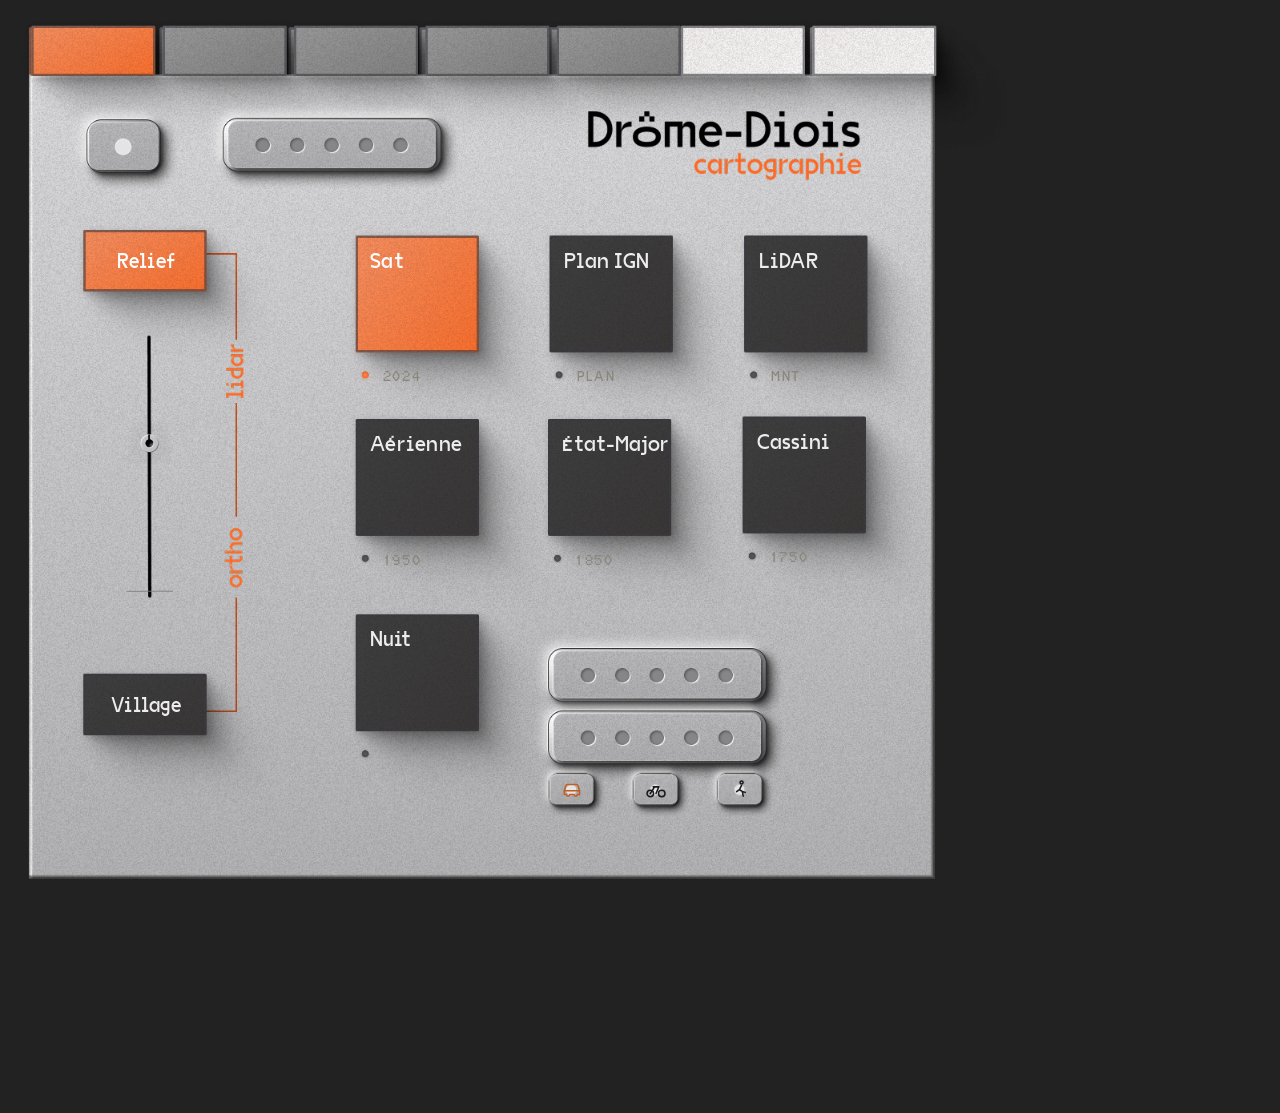
<file: app-v4.html>
<!doctype html><html lang="fr"><head><meta charset="utf-8">
<meta name="viewport" content="width=device-width, initial-scale=1"><title>Drôme-Diois — panneau v4 unifié</title>
<style>
  @font-face { font-family:'VG5000'; font-display:swap;
    src:url('fonts/VG5000-Regular_web.ttf') format('truetype'),
        url('https://cdn.velvetyne.fr/fonts/vg5000/VG5000-Regular.woff2') format('woff2'); }
  body { margin:0; background:#222; padding:20px; box-sizing:border-box; font-family:'VG5000',monospace; }
  #panel { position:relative; width:1244px; height:1073px; transform:scale(var(--s,1)); transform-origin:top left;
    background:no-repeat 0 0/1244px 1073px; }
  .led { position:absolute; width:20px; height:20px; pointer-events:none;
    background:url('assets/ui/led-off.png') center/contain no-repeat; }
  .led.on { background-image:url('assets/ui/led-on.png'); }
  .ksub { position:absolute; font-size:17px; color:#8a877c; text-transform:uppercase; letter-spacing:.12em; pointer-events:none; }
  .knoll { position:absolute; width:52px; height:52px; cursor:grab; transform:translate(-50%,-50%);
    background:url('assets/ui/knoll.png') center/contain no-repeat; } .knoll:active{cursor:grabbing;}
  .sknoll { position:absolute; width:46px; height:46px; cursor:grab; transform:translate(-50%,-50%);
    background:url('assets/ui/knoll.png') center/contain no-repeat; }
  #kptr { position:absolute; background:url('assets/ui/azimuth-pointer.png') center/100% 100% no-repeat; transform-origin:50% 0; pointer-events:none; }
  #kread { position:absolute; font-size:26px; color:#7c766c; font-variant-numeric:tabular-nums; pointer-events:none; transform:translateY(-50%); }
  #khit { position:absolute; border-radius:50%; cursor:grab; }
  #fscreen { position:absolute; border-radius:22px; }
</style></head><body>
<div id="panel"></div>
<script src="buttons-v4.js"></script>
<script>
const W=1244,H=1073, P=document.getElementById('panel');
const plate=id=>`assets/ui/panel-${id}-v4-plate.png`;
const el=(c,s,t)=>{const d=document.createElement('div');d.className=c;Object.assign(d.style,s);if(t!=null)d.textContent=t;return d;};

// ── état (local ; à brancher sur le state de l'app à l'intégration) ──────────
let basemap='sat', az=201, hr=14, reliefVal=60, kind='mammiferes', routeMode='car';
// icônes transport (décalco SVG sur les boutons itinéraire)
const ICON={
  car:"<svg xmlns='http://www.w3.org/2000/svg' viewBox='0 0 24 24' fill='none' stroke='%231a1a1a' stroke-width='1.6' stroke-linecap='round' stroke-linejoin='round'><path d='M4 13l1.5-5A2 2 0 017.4 6.5h9.2A2 2 0 0118.5 8L20 13v4h-2.2a1.8 1.8 0 01-3.6 0H9.8a1.8 1.8 0 01-3.6 0H4z'/><path d='M4 13h16'/></svg>",
  bike:"<svg xmlns='http://www.w3.org/2000/svg' viewBox='0 0 24 24' fill='none' stroke='%231a1a1a' stroke-width='1.6' stroke-linecap='round' stroke-linejoin='round'><circle cx='6' cy='16' r='3.4'/><circle cx='18' cy='16' r='3.4'/><path d='M6 16l4.5-7H15l-3 7M9 9h3.5'/></svg>",
  foot:"<svg xmlns='http://www.w3.org/2000/svg' viewBox='0 0 24 24' fill='none' stroke='%231a1a1a' stroke-width='1.6' stroke-linecap='round' stroke-linejoin='round'><circle cx='13.5' cy='4.5' r='1.6'/><path d='M13.5 7.5l-2.2 4.5 3 1.8 1 5M11.3 12l-3 2M14.3 13.8l3 1'/></svg>"};
const layers={relief:true, village:false, contours:false, sentiers:false, rivieres:false,
  baignade:false, viewpoints:false, forets:true, nautique:false, canyoning:false, transport:false,
  monuments:false, villages:false, restaurants:true, cafes:false, glaciers:false, boulangeries:false,
  daylight:true, slope:false, curvature:false, grille:false, drone:false, auto:true, manuel:false, faune:false};
let sVals=[35,62,48,55,72,40];

// ── onglets ──────────────────────────────────────────────────────────────
const TABS=['fond','nature','faune','activ','patri','comm','expe'];
const TABX=[14,178,342,506,670,825,989];
let active=location.hash.slice(1)||'fond';

// ── helpers boutons touche+led+sub ─────────────────────────────────────────
function keyBtn(o){ // {x,y,label,sub,on,onClick}
  makeButton(P,{type:'key',x:o.x,y:o.y,label:o.label,on:o.on,onClick:o.onClick});
  P.appendChild(el('led'+(o.on?' on':''),{left:(o.x+2)+'px',top:(o.y+164)+'px'}));
  if(o.sub) P.appendChild(el('ksub',{left:(o.x+34)+'px',top:(o.y+167)+'px'},o.sub));
}
function grid(list){ list.forEach(k=>keyBtn({x:k.x,y:k.y,label:k.label,sub:k.sub,on:layers[k.id],
  onClick:()=>{layers[k.id]=!layers[k.id];draw();}})); }
function halfBtn(id,label,x,y){ makeButton(P,{type:'half',x,y,label,on:layers[id],
  onClick:()=>{layers[id]=!layers[id];draw();}}); }
function pills(){ makeButton(P,{type:'minmax',x:79,y:120}); makeButton(P,{type:'search',x:249,y:118}); }

// ── panneaux ────────────────────────────────────────────────────────────────
const PANELS={
  fond(){
    pills();
    halfBtn('relief','Relief',79,262); halfBtn('village','Village',79,816);
    // slider relief vertical
    const RT={x:161,y0:400,y1:721}, ky=RT.y1-reliefVal/100*(RT.y1-RT.y0);
    const kn=el('knoll',{left:RT.x+'px',top:ky+'px'});
    dragY(kn,RT,v=>{reliefVal=v;draw();}); P.appendChild(kn);
    [['sat','Sat','2024',419,269],['ign','Plan IGN','plan',661,269],['lidar-only','LiDAR','mnt',904,269],
     ['aerienne50','Aérienne','1950',419,498],['etatmajor','État-Major','1850',659,498],
     ['cassini','Cassini','1750',902,495],['nuit','Nuit','',419,742]].forEach(([id,l,s,x,y])=>
      keyBtn({x,y,label:l,sub:s,on:basemap===id,onClick:()=>{basemap=id;draw();}}));
    // ── itinéraire A→B : 2 barres recherche 5-points + 3 boutons transport ──
    makeButton(P,{type:'search',x:655,y:780}); makeButton(P,{type:'search',x:655,y:858});
    [['car',665],['bike',770],['foot',875]].forEach(([m,x])=>{
      const sel=routeMode===m;
      const b=makeButton(P,{type:'minmax',x,y:945,scale:.62,onClick:()=>{routeMode=m;draw();}});
      const svg=ICON[m].replace('%231a1a1a',sel?'%23c05f24':'%231a1a1a');
      b.appendChild(el('',{position:'absolute',left:'50%',top:'50%',transform:'translate(-50%,-50%)',
        width:'46px',height:'46px',pointerEvents:'none',
        background:`url("data:image/svg+xml,${svg}") center/contain no-repeat`}));
    });
  },
  nature(){ pills(); grid([['contours','Contours','niveau',653,270],['sentiers','Sentiers','GR',896,270],
    ['rivieres','Rivières','eau',651,499],['baignade','Baignade','eau',894,496],
    ['viewpoints','Vues','pano',651,743],['forets','Forêts','noms',896,743]]
    .map(([id,label,sub,x,y])=>({id,label,sub,x,y}))); },
  activ(){ pills(); grid([['nautique','Canoë','eau vive',653,270],['canyoning','Canyon','gorge',896,270],
    ['transport','Transport','arrêts',651,499]].map(([id,label,sub,x,y])=>({id,label,sub,x,y}))); },
  patri(){ pills(); grid([['monuments','Monuments','MH',653,270],['villages','Villages','noms',896,270]]
    .map(([id,label,sub,x,y])=>({id,label,sub,x,y}))); },
  comm(){ pills(); grid([['restaurants','Restos','food',651,270],['cafes','Cafés','bar',896,270],
    ['glaciers','Glaciers','glace',651,499],['boulangeries','Pain','four',894,496]]
    .map(([id,label,sub,x,y])=>({id,label,sub,x,y}))); },
  expe(){
    pills();
    halfBtn('auto','Auto',79,262); halfBtn('manuel','Manuel',79,816);
    [['daylight','Lumière','soleil',417,269],['slope','Pentes','°',659,269],['curvature','Courbure','crêtes',902,269],
     ['grille','Grille','coord',417,498],['drone','Drone','vol',417,742]].forEach(([id,l,s,x,y])=>
      keyBtn({x,y,label:l,sub:s,on:layers[id],onClick:()=>{layers[id]=!layers[id];draw();}}));
    makeButton(P,{type:'dl',x:955,y:955});
    // sliders slope/curve
    const TRK={x0:107,len:168,ys:[442,481,521,652,691,731]};
    TRK.ys.forEach((y,i)=>{ const kn=el('sknoll',{left:(TRK.x0+sVals[i]/100*TRK.len)+'px',top:y+'px',
      backgroundImage:`url('assets/ui/${i%3===0?'knoll':'knoll-dot'}.png')`});
      dragX(kn,TRK,i,v=>{sVals[i]=v;draw();}); P.appendChild(kn); });
    // knob azimut
    const KN={cx:841,cy:709};
    P.appendChild(Object.assign(el('',{left:(KN.cx+48)+'px',top:'510px'},`${az}°  ${hr}h`),{id:'kread'}));
    P.appendChild(Object.assign(el('',{left:(KN.cx-19.5)+'px',top:KN.cy+'px',width:'39px',height:'180px',
      transform:`rotate(${az-180}deg)`}),{id:'kptr'}));
    const kh=Object.assign(el('',{left:(KN.cx-160)+'px',top:(KN.cy-160)+'px',width:'320px',height:'320px'}),{id:'khit'});
    kh.onpointerdown=e=>{kh.setPointerCapture(e.pointerId);
      const mv=ev=>{const r=P.getBoundingClientRect(),s=+(P.style.getPropertyValue('--s')||1);
        az=Math.round((Math.atan2(ev.clientX-(r.left+KN.cx*s),-(ev.clientY-(r.top+KN.cy*s)))*180/Math.PI+360)%360);draw();};
      const up=()=>{kh.removeEventListener('pointermove',mv);kh.removeEventListener('pointerup',up);};
      kh.addEventListener('pointermove',mv);kh.addEventListener('pointerup',up);};
    P.appendChild(kh);
  },
  faune(){ pills();
    makeButton(P,{type:'key',x:888,y:255,on:layers.faune,onClick:()=>{layers.faune=!layers.faune;draw();}});
    const KINDS=[['mammiferes','Mammifères'],['oiseaux','Oiseaux'],['reptiles','Reptiles'],['insectes','Insectes']];
    const KY=[468,579,686,797];
    KINDS.forEach(([id,label],i)=>makeButton(P,{type:'kind',x:778,y:KY[i],label,on:kind===id,
      onClick:()=>{kind=id;draw();}}));
    fauneScreen();
  },
};

// ── écran LCD faune ──────────────────────────────────────────────────────────
const SPR={cerf:[".1.....1.",".111.111.","...1.1...","..11111..",".1122211.",".1222221.",".1222221.","..1...1..","..1...1.."],
  sanglier:[".........",".1111111.","112222211","122222221","122222211",".1.11.1..",".1.11.1.."],
  oiseau:["...111...","..12221..",".1222211.","122222111",".1222221.","..12111..","...1.1..."],
  chouette:[".1.....1.",".11...11.",".1212121.",".1222221.",".1211121.",".1222221.","..12221..","..1...1.."],
  serpent:["...11111.","..1....1.","..1.111..",".11.1....",".1..1.111",".1..12221",".111....."],
  lezard:[".11......","1221.....",".12211...","112222111",".12222221",".1.1..1.1"],
  papillon:[".1.....1.","11.1.1.11","122111221",".1221221.","..12221..","...1.1..."],
  scarabee:[".1.....1.","..12221..",".1222221.","112222211",".1222221.","112222211",".1.....1."]};
const FKIND={mammiferes:['cerf','sanglier'],oiseaux:['oiseau','chouette'],reptiles:['serpent','lezard'],insectes:['papillon','scarabee']};
function fauneScreen(){
  const S={x:96,y:247,w:474,h:600}, CELL=7;
  const cv=document.createElement('canvas'); cv.id='fscreen'; cv.width=S.w; cv.height=S.h;
  Object.assign(cv.style,{left:S.x+'px',top:S.y+'px',width:S.w+'px',height:S.h+'px'}); P.appendChild(cv);
  const x=cv.getContext('2d'), cols=Math.floor(S.w/CELL), rows=Math.floor(S.h/CELL);
  for(let r=0;r<rows;r++)for(let c=0;c<cols;c++){ x.fillStyle='#aeb8c0'; x.fillRect(c*CELL,r*CELL,CELL,CELL);
    x.strokeStyle='#ccd2d6'; x.lineWidth=.5; x.strokeRect(c*CELL+.25,r*CELL+.25,CELL-.5,CELL-.5); }
  const list=FKIND[kind], P2=18,M=4,per=Math.floor((cols-M)/P2),mr=Math.floor((rows-M)/P2); let i=0;
  for(let r=0;r<mr;r++)for(let c=0;c<per;c++){ const g=SPR[list[i%list.length]];i++; const ox=M+c*P2,oy=M+r*P2;
    for(let py=0;py<g.length;py++)for(let px=0;px<g[py].length;px++){ if(g[py][px]==='.')continue;
      x.fillStyle=g[py][px]==='2'?'#3a3a3a':'#141414'; x.fillRect((ox+px)*CELL,(oy+py)*CELL,CELL,CELL);} }
}

// ── drag helpers ──────────────────────────────────────────────────────────
function dragY(kn,RT,cb){ kn.onpointerdown=e=>{kn.setPointerCapture(e.pointerId);
  const mv=ev=>{const r=P.getBoundingClientRect(),s=+(P.style.getPropertyValue('--s')||1);
    const y=(ev.clientY-r.top)/s; cb(Math.max(0,Math.min(100,Math.round((RT.y1-y)/(RT.y1-RT.y0)*100))));};
  const up=()=>{kn.removeEventListener('pointermove',mv);kn.removeEventListener('pointerup',up);};
  kn.addEventListener('pointermove',mv);kn.addEventListener('pointerup',up);}; }
function dragX(kn,TRK,i,cb){ kn.onpointerdown=e=>{kn.setPointerCapture(e.pointerId);
  const mv=ev=>{const r=P.getBoundingClientRect(),s=+(P.style.getPropertyValue('--s')||1);
    const x=(ev.clientX-r.left)/s; cb(Math.max(0,Math.min(100,Math.round((x-TRK.x0)/TRK.len*100))));};
  const up=()=>{kn.removeEventListener('pointermove',mv);kn.removeEventListener('pointerup',up);};
  kn.addEventListener('pointermove',mv);kn.addEventListener('pointerup',up);}; }

// ── rendu ────────────────────────────────────────────────────────────────
function draw(){
  P.innerHTML='';
  P.style.backgroundImage=`url('${plate(active)}')`;
  // onglets cliquables
  TABS.forEach((id,i)=>{ const on=id===active, white=(i>=5)&&!on;
    makeButton(P,{type:'tab',x:TABX[i],y:7,on,alt:white,onClick:()=>{active=id;draw();}}); });
  PANELS[active]();
}
draw();
const fit=()=>P.style.setProperty('--s',Math.min(1,(innerWidth-40)/W,(innerHeight-40)/H).toFixed(3));
addEventListener('resize',fit);fit();
</script></body></html>
</file>
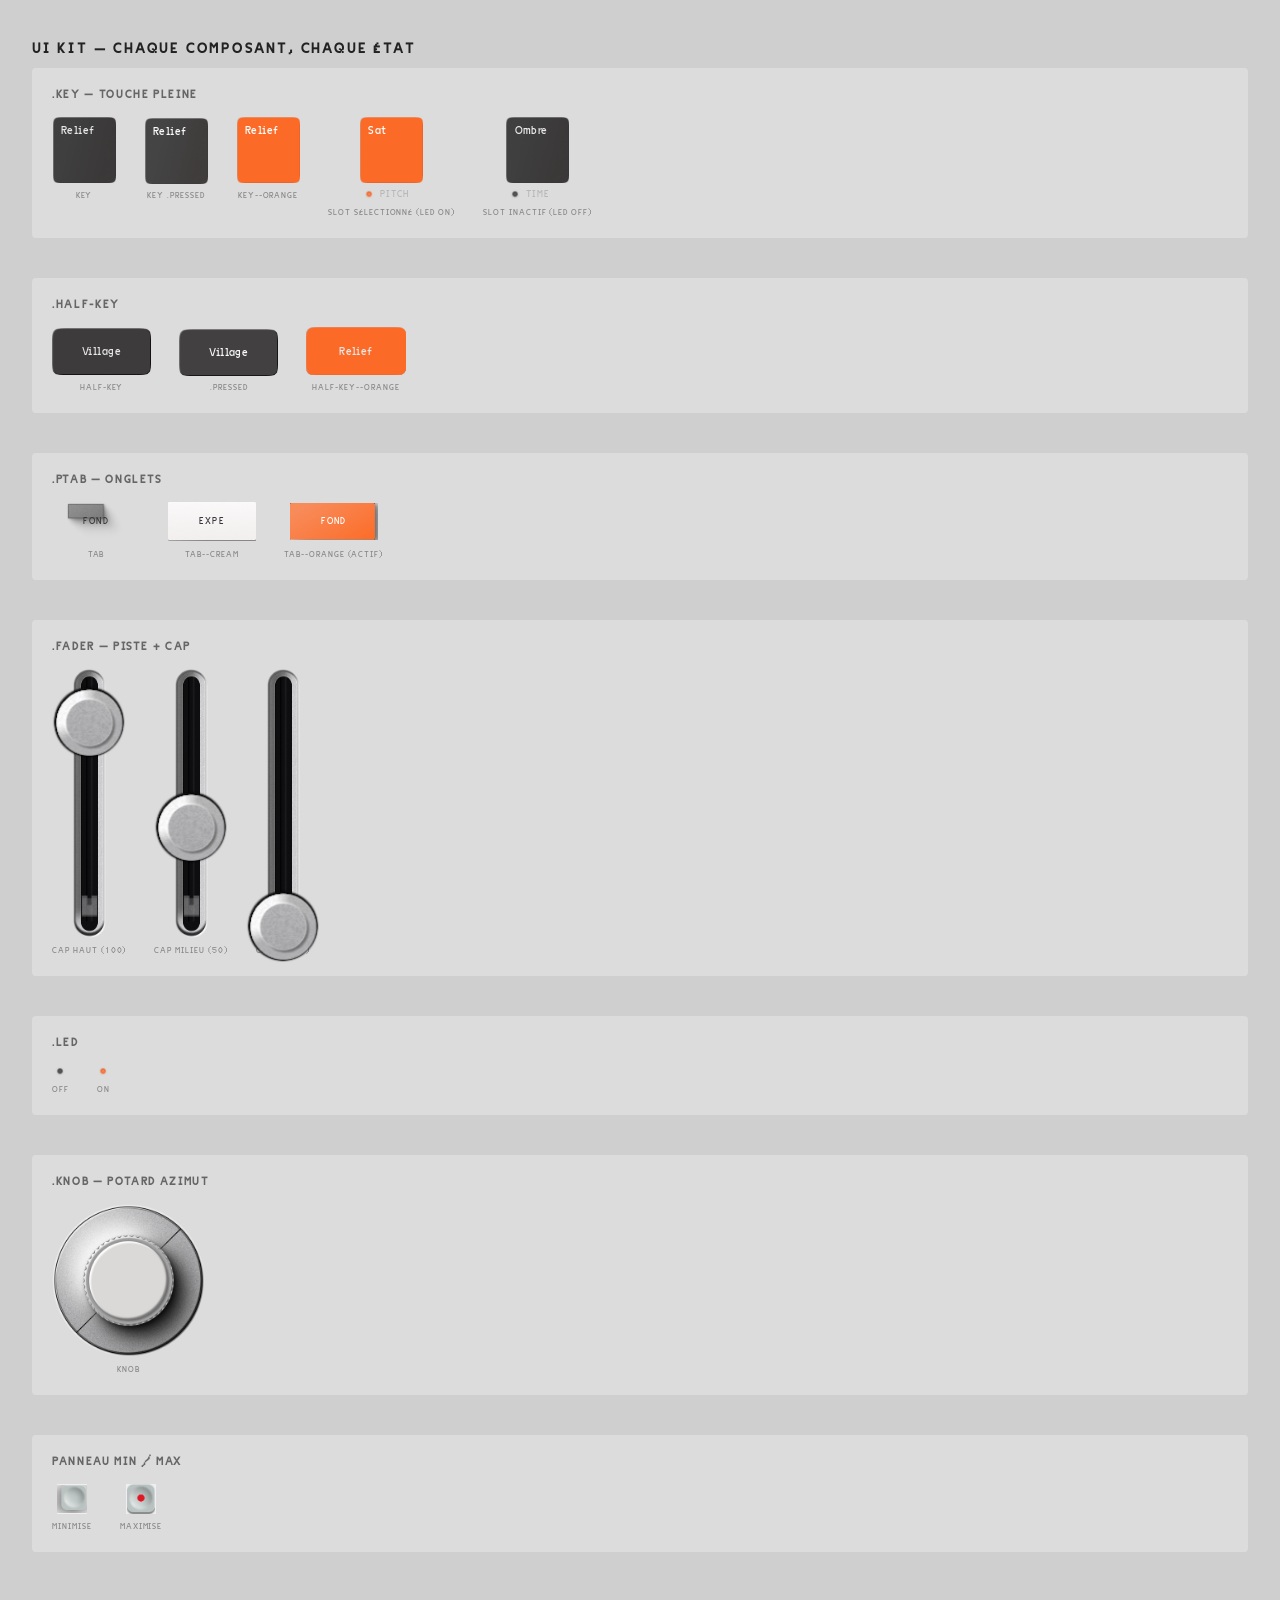
<file: kit-preview.html>
<!doctype html>
<html lang="fr">
<head>
<meta charset="utf-8">
<meta name="viewport" content="width=device-width, initial-scale=1">
<title>UI Kit — preview EP-133</title>
<style>
  @font-face {
    font-family: 'VG5000';
    src: url('fonts/VG5000-Regular_web.ttf') format('truetype'),
         url('https://cdn.velvetyne.fr/fonts/vg5000/VG5000-Regular.woff2') format('woff2');
    font-weight: normal; font-display: swap;
  }
  body {
    margin: 0; padding: 32px;
    background: #cfcfcf;              /* proche de la plaque, pas la vraie */
    font-family: 'VG5000', monospace;
    color: #222;
  }
  h1 { font-size: 14px; letter-spacing: .2em; text-transform: uppercase; }
  section {
    margin: 0 0 40px; padding: 20px;
    background: #dcdcdc; border-radius: 4px;
  }
  h2 { font-size: 11px; letter-spacing: .15em; text-transform: uppercase; color: #666; margin: 0 0 16px; }
  .row { display: flex; align-items: flex-start; gap: 28px; flex-wrap: wrap; }
  .cell { display: flex; flex-direction: column; align-items: center; gap: 8px; }
  .cap { font-size: 8px; letter-spacing: .12em; text-transform: uppercase; color: #888; }
</style>
<link rel="stylesheet" href="ui-kit.css">
</head>
<body>
  <h1>UI Kit — chaque composant, chaque état</h1>

  <section>
    <h2>.key — touche pleine</h2>
    <div class="row">
      <div class="cell"><div class="key"><span class="key__label">Relief</span></div><span class="cap">key</span></div>
      <div class="cell"><div class="key pressed"><span class="key__label">Relief</span></div><span class="cap">key .pressed</span></div>
      <div class="cell"><div class="key key--orange"><span class="key__label">Relief</span></div><span class="cap">key--orange</span></div>
      <div class="cell">
        <div class="key-slot">
          <div class="key key--orange"><span class="key__label">Sat</span></div>
          <div class="key-foot"><span class="led on"></span><span class="silk">Pitch</span></div>
        </div>
        <span class="cap">slot sélectionné (led on)</span>
      </div>
      <div class="cell">
        <div class="key-slot">
          <div class="key"><span class="key__label">Ombre</span></div>
          <div class="key-foot"><span class="led"></span><span class="silk">Time</span></div>
        </div>
        <span class="cap">slot inactif (led off)</span>
      </div>
    </div>
  </section>

  <section>
    <h2>.half-key</h2>
    <div class="row">
      <div class="cell"><div class="half-key"><span class="key__label">Village</span></div><span class="cap">half-key</span></div>
      <div class="cell"><div class="half-key pressed"><span class="key__label">Village</span></div><span class="cap">.pressed</span></div>
      <div class="cell"><div class="half-key half-key--orange"><span class="key__label">Relief</span></div><span class="cap">half-key--orange</span></div>
    </div>
  </section>

  <section>
    <h2>.ptab — onglets</h2>
    <div class="row">
      <div class="cell"><div class="ptab"><span class="silk">Fond</span></div><span class="cap">tab</span></div>
      <div class="cell"><div class="ptab ptab--cream"><span class="silk">Expe</span></div><span class="cap">tab--cream</span></div>
      <div class="cell"><div class="ptab ptab--orange"><span class="silk">Fond</span></div><span class="cap">tab--orange (actif)</span></div>
    </div>
  </section>

  <section>
    <h2>.fader — piste + cap</h2>
    <div class="row">
      <div class="cell">
        <div class="fader" style="position:relative">
          <div class="fader__cap" style="top:6%"></div>
        </div>
        <span class="cap">cap haut (100)</span>
      </div>
      <div class="cell">
        <div class="fader" style="position:relative">
          <div class="fader__cap" style="top:45%"></div>
        </div>
        <span class="cap">cap milieu (50)</span>
      </div>
      <div class="cell">
        <div class="fader" style="position:relative">
          <div class="fader__cap" style="top:82%"></div>
        </div>
        <span class="cap">cap bas (0)</span>
      </div>
    </div>
  </section>

  <section>
    <h2>.led</h2>
    <div class="row">
      <div class="cell"><span class="led"></span><span class="cap">off</span></div>
      <div class="cell"><span class="led on"></span><span class="cap">on</span></div>
    </div>
  </section>

  <section>
    <h2>.knob — potard azimut</h2>
    <div class="row">
      <div class="cell"><div class="knob"></div><span class="cap">knob</span></div>
    </div>
  </section>

  <section>
    <h2>panneau min / max</h2>
    <div class="row">
      <div class="cell"><button class="panel-btn panel-btn--min"></button><span class="cap">minimise</span></div>
      <div class="cell"><button class="panel-btn panel-btn--max"></button><span class="cap">maximise</span></div>
    </div>
  </section>

</body>
</html>
</file>
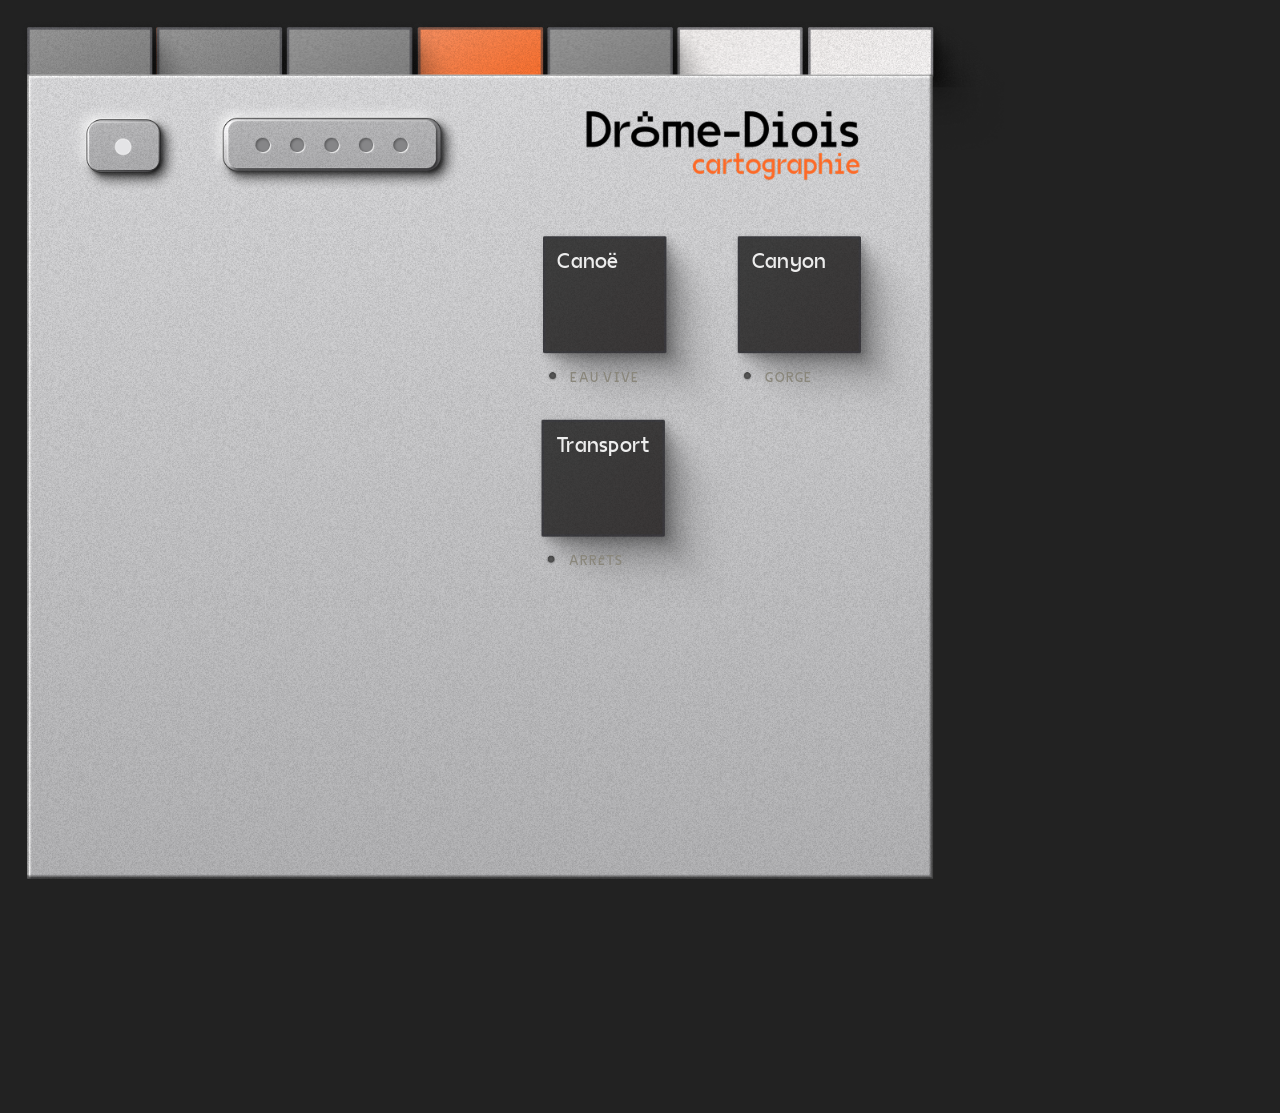
<file: panel-activ-v4.html>
<!doctype html><html lang="fr"><head><meta charset="utf-8"><meta name="viewport" content="width=device-width, initial-scale=1"><title>panel_activ v4</title></head><body>
<script>window.PANEL={plate:'assets/ui/panel-activ-v4-plate.png',w:1242,h:1073,mode:'toggle',slots:[
 {id:'nautique', label:'Canoë',    sub:'eau vive',x:653,y:270},
 {id:'canyoning',label:'Canyon',   sub:'gorge',  x:896,y:270},
 {id:'transport',label:'Transport',sub:'arrêts', x:651,y:499},
]};</script><script src="buttons-v4.js"></script><script src="panel-v4.js"></script></body></html>
</file>
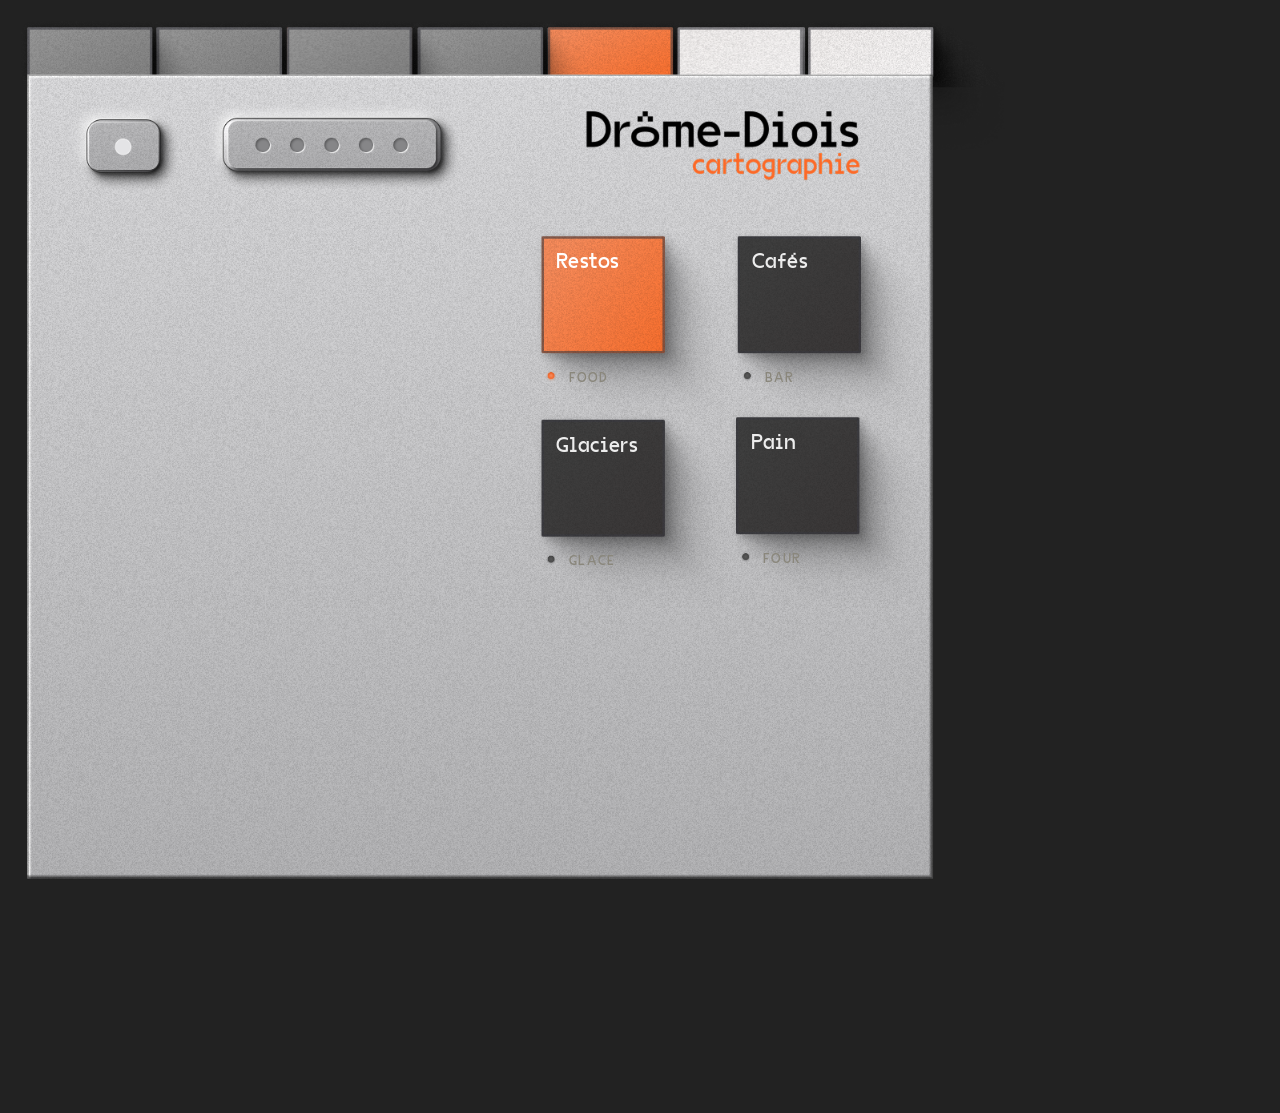
<file: panel-comm-v4.html>
<!doctype html><html lang="fr"><head><meta charset="utf-8"><meta name="viewport" content="width=device-width, initial-scale=1"><title>panel_comm v4</title></head><body>
<script>window.PANEL={plate:'assets/ui/panel-comm-v4-plate.png',w:1242,h:1073,mode:'toggle',slots:[
 {id:'restaurants', label:'Restos',  sub:'food', x:651,y:270,on:true},
 {id:'cafes',       label:'Cafés',   sub:'bar',  x:896,y:270},
 {id:'glaciers',    label:'Glaciers',sub:'glace',x:651,y:499},
 {id:'boulangeries',label:'Pain',    sub:'four', x:894,y:496},
]};</script><script src="buttons-v4.js"></script><script src="panel-v4.js"></script></body></html>
</file>
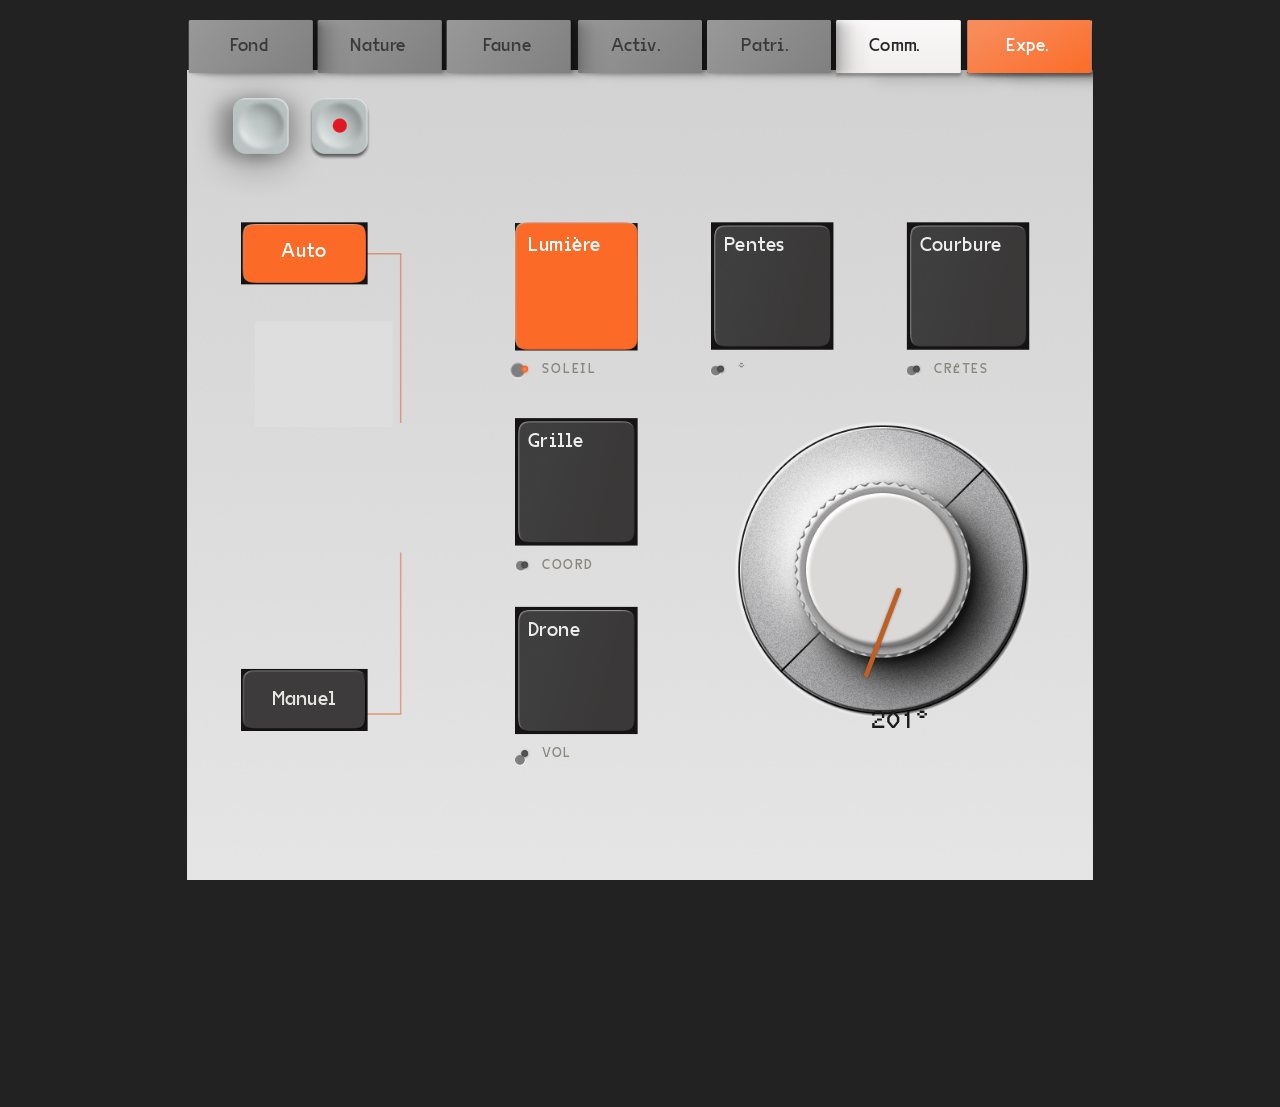
<file: panel-expe-live.html>
<!doctype html>
<html lang="fr">
<head>
<meta charset="utf-8">
<meta name="viewport" content="width=device-width, initial-scale=1">
<title>panel_expe — moteur (plaque + toggles + knob azimut)</title>
<style>
  @font-face {
    font-family: 'VG5000';
    src: url('fonts/VG5000-Regular_web.ttf') format('truetype'),
         url('https://cdn.velvetyne.fr/fonts/vg5000/VG5000-Mezzo.woff2') format('woff2'),
         url('fonts/VG5000-Regular_web.ttf') format('truetype');
    font-display: swap;
  }
  body { margin:0; background:#222; display:flex; justify-content:center; align-items:flex-start; padding:20px; }
  .panel {
    position: relative; width: 1124px; height: 1067px;
    background: url('assets/ui/panel-expe-plate.png') 0 0 / 1124px 1067px no-repeat;
    font-family: 'VG5000', monospace;
    transform: scale(var(--s, 1)); transform-origin: top center;
  }
  .key-on { position:absolute; width:152px; height:158px;
    background: url('assets/ui/key-orange.png') center/100% 100% no-repeat; pointer-events:none; }
  .led { position:absolute; width:20px; height:20px;
    background: url('assets/ui/led-off.png') center/contain no-repeat; pointer-events:none; }
  .led.on { background-image: url('assets/ui/led-on.png'); }
  .klabel { position:absolute; font-size:25px; color:#ededed; letter-spacing:.01em; pointer-events:none; }
  .klabel.on { color:#fff; }
  .ksub { position:absolute; font-size:17px; color:#8a877c; text-transform:uppercase; letter-spacing:.12em; transform:translateY(-50%); pointer-events:none; }
  .hit { position:absolute; width:152px; height:158px; background:transparent; border:0; cursor:pointer; padding:0; }
  .tab { position:absolute; font-size:23px; color:#3a3a3a; transform:translate(-50%,-50%); pointer-events:none; }
  .tab.on { color:#fff; } .tab.light { color:#2a2a2a; }
  .hk { position:absolute; font-size:25px; color:#e6e6e2; transform:translate(-50%,-50%); pointer-events:none; }
  .hk.on { color:#fff; }

  /* knob azimut : pointeur rotatif + readout, posés sur le knob baked */
  #knob-hit { position:absolute; border-radius:50%; cursor:grab; }
  #knob-hit:active { cursor:grabbing; }
  #knob-ptr { position:absolute; width:6px; height:118px; background:#c05f24; border-radius:3px;
    transform-origin:50% 100%; pointer-events:none; box-shadow:0 0 3px rgba(0,0,0,.35); }
  #knob-read { position:absolute; font-size:30px; color:#1a1a1a; font-variant-numeric:tabular-nums;
    transform:translate(-50%,-50%); pointer-events:none; letter-spacing:.02em; }
</style>
</head>
<body>
  <div class="panel" id="panel"></div>
  <script>
  // ── DESCRIPTEUR Expe (mapping slot→fonction = À CALER avec Andrea) ───────────
  const SLOTS = [
    { id:'daylight',  label:'Lumière',  sub:'soleil', x:407, y:251, on:true  },
    { id:'slope',     label:'Pentes',   sub:'°',      x:650, y:251, on:false },
    { id:'curvature', label:'Courbure', sub:'crêtes', x:893, y:251, on:false },
    { id:'grille',    label:'Grille',   sub:'coord',  x:407, y:494, on:false },
    { id:'drone',     label:'Drone',    sub:'vol',    x:407, y:728, on:false },
  ];
  const TABS = [
    { label:'Fond' }, { label:'Nature' }, { label:'Faune' }, { label:'Activ.' },
    { label:'Patri.' }, { label:'Comm.', light:true }, { label:'Expe.', on:true },
  ];
  const TAB_X = [77, 237, 397, 557, 717, 878, 1043], TAB_Y = 32;
  const HALVES = [   // colonne gauche — rôle à définir (Auto/Manuel soleil ?)
    { id:'auto',   label:'Auto',   cx:145, cy:287, on:true },
    { id:'manual', label:'Manuel', cx:145, cy:843, on:false },
  ];
  const KNOB = { cx:884, cy:705, ptrLen:118 };   // centre knob (espace plaque)
  let azimut = 201;                               // degrés (0 = nord/haut, horaire)

  const panel = document.getElementById('panel');
  const el = (cls, css, txt) => { const d=document.createElement('div'); d.className=cls; Object.assign(d.style, css); if(txt!=null) d.textContent=txt; return d; };

  function render() {
    panel.innerHTML = '';
    TABS.forEach((t,i) => panel.appendChild(el('tab'+(t.on?' on':'')+(t.light?' light':''),
      { left:TAB_X[i]+'px', top:TAB_Y+'px' }, t.label)));
    HALVES.forEach(h => panel.appendChild(el('hk'+(h.on?' on':''), { left:h.cx+'px', top:h.cy+'px' }, h.label)));
    SLOTS.forEach(s => {
      if (s.on) panel.appendChild(el('key-on', { left:s.x+'px', top:s.y+'px' }));
      panel.appendChild(el('klabel'+(s.on?' on':''), { left:(s.x+16)+'px', top:(s.y+14)+'px' }, s.label));
      panel.appendChild(el('led'+(s.on?' on':''), { left:(s.x+2)+'px', top:(s.y+172)+'px' }));
      if (s.sub) panel.appendChild(el('ksub', { left:(s.x+34)+'px', top:(s.y+182)+'px' }, s.sub));
      const hit = el('hit', { left:s.x+'px', top:s.y+'px' });
      hit.onclick = () => { s.on = !s.on; render(); };
      panel.appendChild(hit);
    });
    // knob : pointeur + readout + zone drag
    const ptr = el('', { left:(KNOB.cx-3)+'px', top:(KNOB.cy-KNOB.ptrLen)+'px',
      transform:`rotate(${azimut}deg)` }); ptr.id='knob-ptr';
    panel.appendChild(ptr);
    panel.appendChild(Object.assign(el('', { left:(KNOB.cx)+'px', top:(KNOB.cy+165)+'px' },
      Math.round((azimut%360+360)%360)+'°'), { id:'knob-read' }));
    const kh = el('', { left:(KNOB.cx-150)+'px', top:(KNOB.cy-150)+'px', width:'300px', height:'300px' });
    kh.id='knob-hit'; panel.appendChild(kh);
    bindKnob(kh);
  }
  function bindKnob(kh) {
    const setFromEvent = e => {
      const r = panel.getBoundingClientRect(), s = (panel.style.getPropertyValue('--s')||1);
      const cx = r.left + KNOB.cx*s, cy = r.top + KNOB.cy*s;
      const dx = e.clientX - cx, dy = e.clientY - cy;
      azimut = Math.round((Math.atan2(dx, -dy) * 180/Math.PI + 360) % 360);
      render();
    };
    kh.onpointerdown = e => { kh.setPointerCapture(e.pointerId);
      const mv = ev => setFromEvent(ev);
      const up = () => { kh.removeEventListener('pointermove', mv); kh.removeEventListener('pointerup', up); };
      kh.addEventListener('pointermove', mv); kh.addEventListener('pointerup', up); setFromEvent(e); };
  }
  render();
  const fit = () => document.querySelector('.panel').style.setProperty('--s',
    Math.min(1, (window.innerHeight - 40) / 1067).toFixed(3));
  addEventListener('resize', fit); fit();
  </script>
</body>
</html>
</file>
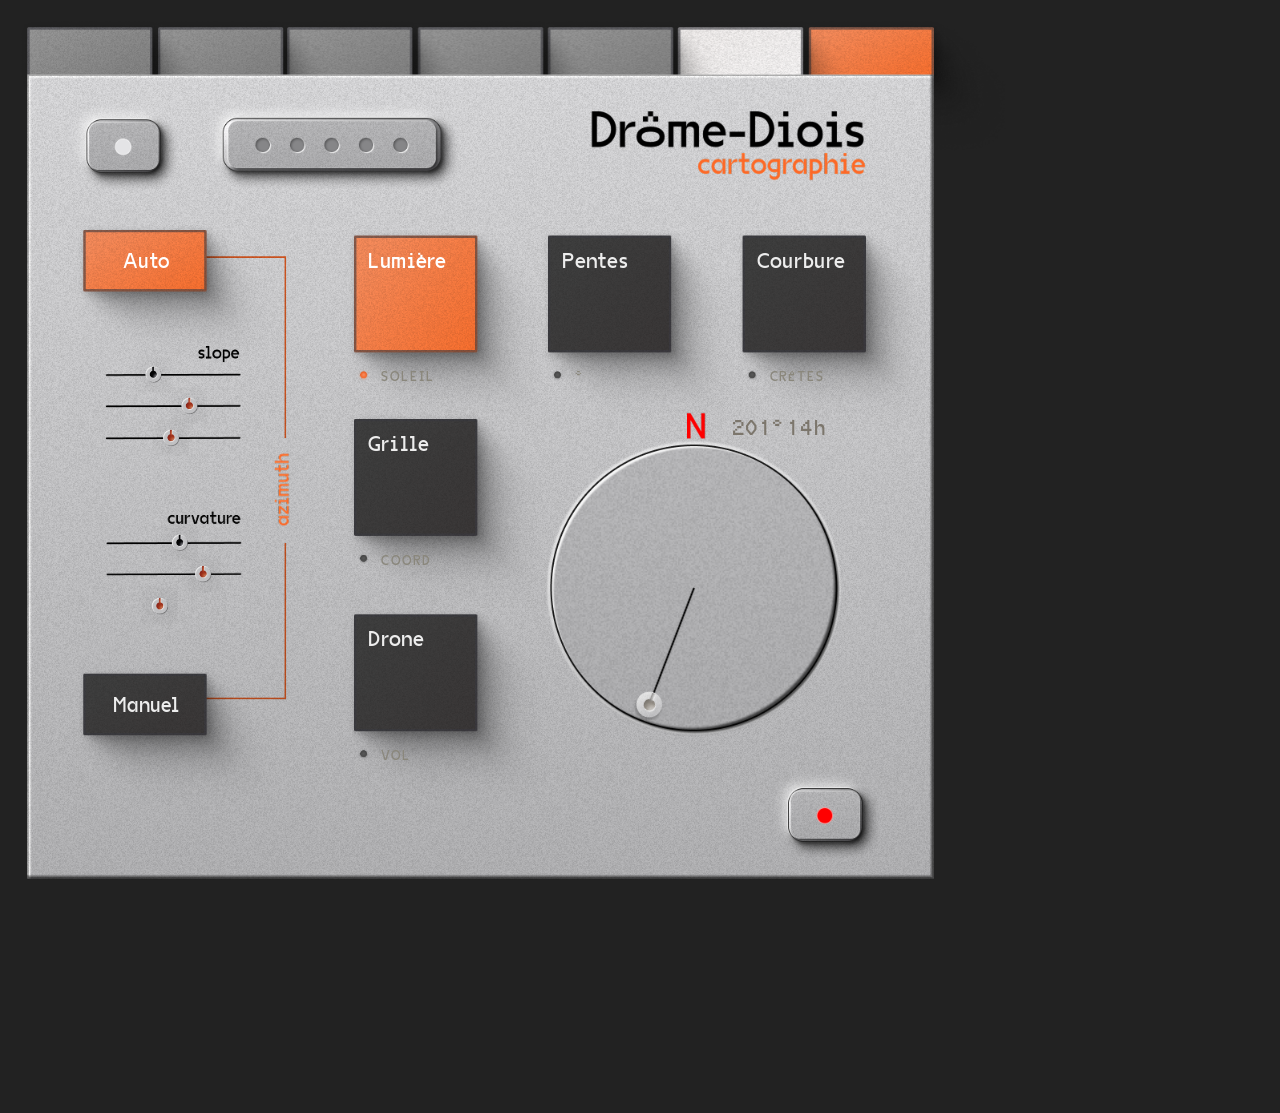
<file: panel-expe-v4.html>
<!doctype html><html lang="fr"><head><meta charset="utf-8"><meta name="viewport" content="width=device-width, initial-scale=1"><title>panel_expe v4</title>
<style>
  /* cylindre baked statique (07_bis) ; seul le pointeur+knoll pivote depuis le centre */
  #knob { position:absolute; background:url('assets/ui/azimuth-pointer.png') center/100% 100% no-repeat;
    transform-origin:50% 0; pointer-events:none; }
  #read { position:absolute; font-size:26px; color:#7c766c; font-variant-numeric:tabular-nums; letter-spacing:.02em; pointer-events:none; transform:translateY(-50%); }
  #khit { position:absolute; border-radius:50%; cursor:grab; } #khit:active{cursor:grabbing;}
  .sknoll { position:absolute; width:46px; height:46px; background:url('assets/ui/knoll.png') center/contain no-repeat;
    cursor:grab; transform:translate(-50%,-50%); } .sknoll:active{cursor:grabbing;}
</style></head><body>
<script>
const KN={cx:841,cy:709,pw:39,ph:180}; let az=201, hr=14;
// 6 sliders horizontaux (07_bis) : track x107→275, y slope[442,481,521] / curve[652,691,731]
const TRK={x0:107,len:168,ys:[442,481,521,652,691,731]}; let sVals=[35,62,48,55,72,40];
window.PANEL={plate:'assets/ui/panel-expe-v4-plate.png',w:1242,h:1073,mode:'toggle',
 slots:[
  {id:'daylight', label:'Lumière', sub:'soleil',x:417,y:269,on:true},
  {id:'slope',    label:'Pentes',  sub:'°',     x:659,y:269},
  {id:'curvature',label:'Courbure',sub:'crêtes',x:902,y:269},
  {id:'grille',   label:'Grille',  sub:'coord', x:417,y:498},
  {id:'drone',    label:'Drone',   sub:'vol',   x:417,y:742},
 ],
 halves:[
  {id:'auto',  label:'Auto',  x:79,y:262,on:true},
  {id:'manuel',label:'Manuel',x:79,y:816},
 ],
 extra:(panel,el)=>{
   // 6 knolls sliders slope/curvature (drag horizontal)
   TRK.ys.forEach((y,i)=>{
     // 1er de chaque groupe (i=0,3) = knoll noir ; les 2 autres = orange
     const black=(i%3===0);
     const kn=el('sknoll',{left:(TRK.x0+sVals[i]/100*TRK.len)+'px',top:y+'px',
       backgroundImage:`url('assets/ui/${black?'knoll':'knoll-dot'}.png')`});
     const set=e=>{const r=panel.getBoundingClientRect(),s=+(panel.style.getPropertyValue('--s')||1);
       const x=(e.clientX-r.left)/s; sVals[i]=Math.max(0,Math.min(100,Math.round((x-TRK.x0)/TRK.len*100))); window._panelRender();};
     kn.onpointerdown=e=>{kn.setPointerCapture(e.pointerId);const mv=ev=>set(ev),up=()=>{kn.removeEventListener('pointermove',mv);kn.removeEventListener('pointerup',up);};kn.addEventListener('pointermove',mv);kn.addEventListener('pointerup',up);set(e);};
     panel.appendChild(kn);
   });
   // bouton dl (télécharger data) rouge, bas-droite
   makeButton(panel,{type:'dl',x:955,y:955});
   // readout °+heure sur la ligne du N (warm grey)
   panel.appendChild(Object.assign(el('',{left:(KN.cx+48)+'px',top:'510px'},`${az}°  ${hr}h`),{id:'read'}));
   // pointeur+knoll qui pivote depuis le centre du cylindre (haut du sprite = centre)
   const p=el('',{left:(KN.cx-KN.pw/2)+'px',top:KN.cy+'px',width:KN.pw+'px',height:KN.ph+'px',transform:`rotate(${az-180}deg)`}); p.id='knob'; panel.appendChild(p);
   // zone drag
   const k=el('',{left:(KN.cx-160)+'px',top:(KN.cy-160)+'px',width:'320px',height:'320px'}); k.id='khit'; panel.appendChild(k);
   const set=e=>{const r=panel.getBoundingClientRect(),s=+(panel.style.getPropertyValue('--s')||1);
     az=Math.round((Math.atan2(e.clientX-(r.left+KN.cx*s),-(e.clientY-(r.top+KN.cy*s)))*180/Math.PI+360)%360);
     window._panelRender();};
   k.onpointerdown=e=>{k.setPointerCapture(e.pointerId);const mv=ev=>set(ev),up=()=>{k.removeEventListener('pointermove',mv);k.removeEventListener('pointerup',up);};k.addEventListener('pointermove',mv);k.addEventListener('pointerup',up);set(e);};
 }
};
</script><script src="buttons-v4.js"></script><script src="panel-v4.js"></script></body></html>
</file>
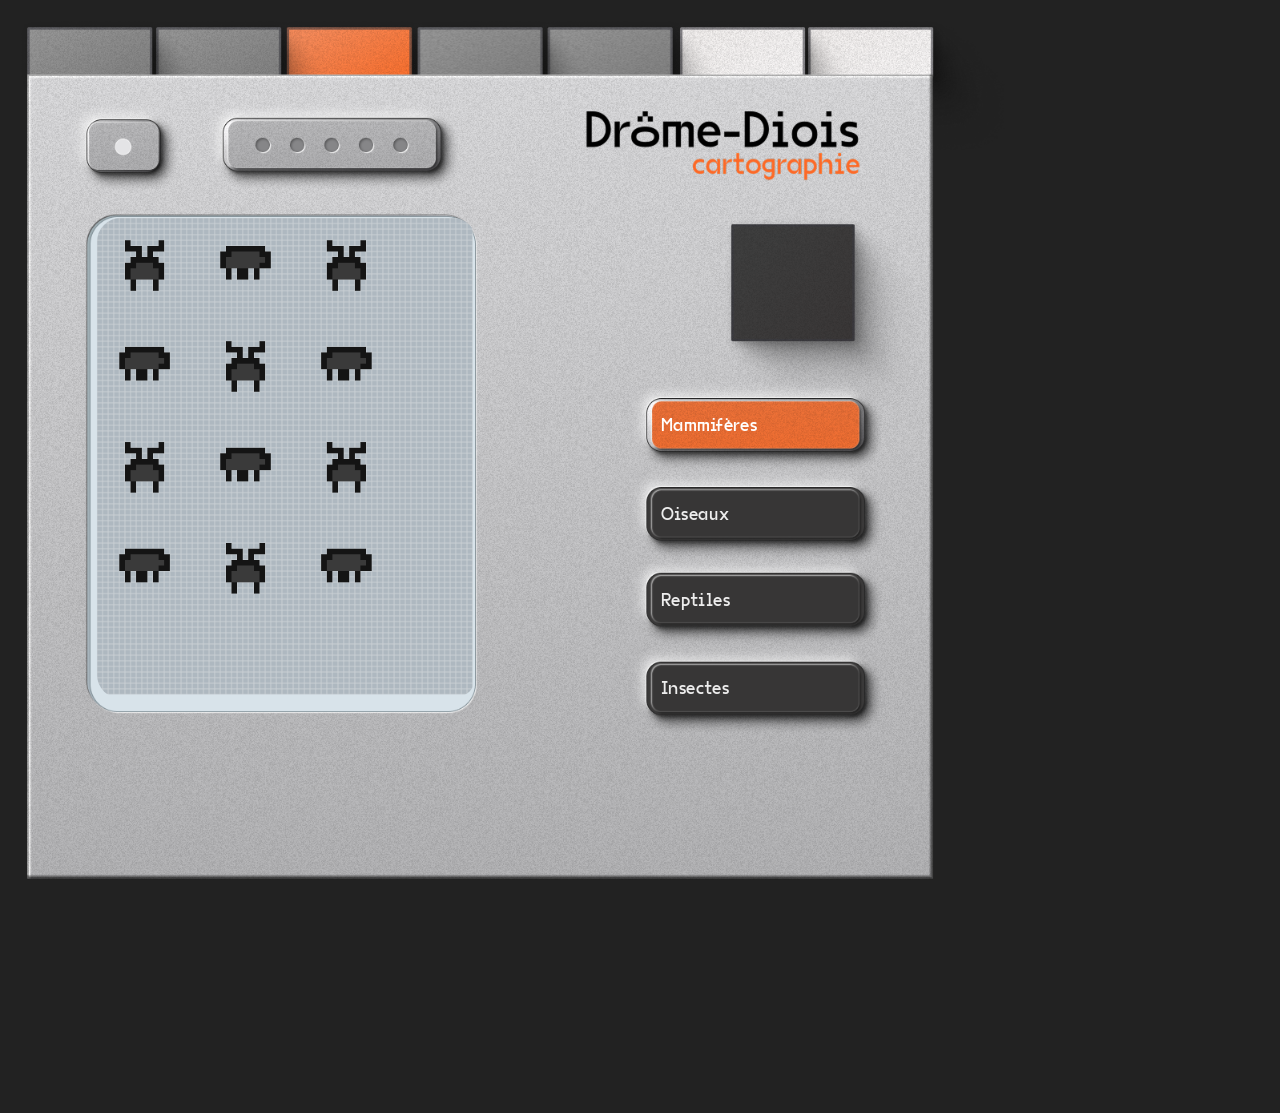
<file: panel-faune-v4.html>
<!doctype html><html lang="fr"><head><meta charset="utf-8">
<meta name="viewport" content="width=device-width, initial-scale=1"><title>panel_faune v4</title>
<style>
  @font-face { font-family:'VG5000'; font-display:swap;
    src:url('fonts/VG5000-Regular_web.ttf') format('truetype'),
        url('https://cdn.velvetyne.fr/fonts/vg5000/VG5000-Regular.woff2') format('woff2'); }
  body { margin:0; background:#222; padding:20px; box-sizing:border-box; font-family:'VG5000',monospace; }
  .panel { position:relative; width:1242px; height:1073px;
    background:url('assets/ui/panel-faune-v4-plate.png') 0 0 / 1242px 1073px no-repeat;
    transform:scale(var(--s,1)); transform-origin:top left; }
  .hit { position:absolute; background:transparent; border:0; cursor:pointer; padding:0; }
  .klabel { position:absolute; color:#e6e6e2; font-size:23px; pointer-events:none; letter-spacing:.02em; }
  .klabel.on { color:#fff; }
  #screen { position:absolute; border-radius:30px; }
</style></head><body>
<div class="panel" id="panel">
  <canvas id="screen"></canvas>
</div>
<script src="buttons-v4.js"></script>
<script>
// ── écran LCD (grille 7px) ───────────────────────────────────────────────────
const SCREEN={x:96,y:247,w:474,h:600};
const CELL=7, GRID_BG='#aeb8c0', GRID_LN='#ccd2d6', INK='#141414', INK2='#3a3a3a';
// sprites pixel : 1/2 = noir/gris foncé (encre), 0 = vide (grille visible)
const SPR = {
  cerf:[".1.....1.",".111.111.","...1.1...","..11111..",".1122211.",".1222221.",".1222221.","..1...1..","..1...1.."],
  sanglier:[".........",".1111111.","112222211","122222221","122222211",".1.11.1..",".1.11.1.."],
  oiseau:["...111...","..12221..",".1222211.","122222111",".1222221.","..12111..","...1.1..."],
  chouette:[".1.....1.",".11...11.",".1212121.",".1222221.",".1211121.",".1222221.","..12221..","..1...1.."],
  serpent:["...11111.","..1....1.","..1.111..",".11.1....",".1..1.111",".1..12221",".111....."],
  lezard:[".11......","1221.....",".12211...","112222111",".12222221",".1.1..1.1"],
  papillon:[".1.....1.","11.1.1.11","122111221",".1221221.","..12221..","...1.1..."],
  scarabee:[".1.....1.","..12221..",".1222221.","112222211",".1222221.","112222211",".1.....1."],
};
const KINDS=[
  {id:'mammiferes',label:'Mammifères',an:['cerf','sanglier']},
  {id:'oiseaux',   label:'Oiseaux',   an:['oiseau','chouette']},
  {id:'reptiles',  label:'Reptiles',  an:['serpent','lezard']},
  {id:'insectes',  label:'Insectes',  an:['papillon','scarabee']},
];
const KY=[468,579,686,797], KX=778, KW=280, KH=75;
const MAIN={x:888,y:255,w:150,h:150};
let kind='mammiferes', active=false;

const panel=document.getElementById('panel');
const cv=document.getElementById('screen');
Object.assign(cv.style,{left:SCREEN.x+'px',top:SCREEN.y+'px',width:SCREEN.w+'px',height:SCREEN.h+'px'});
cv.width=SCREEN.w; cv.height=SCREEN.h;
const ctx=cv.getContext('2d');

function drawScreen(){
  const cols=Math.floor(SCREEN.w/CELL), rows=Math.floor(SCREEN.h/CELL);
  // grille LCD
  for(let y=0;y<rows;y++)for(let x=0;x<cols;x++){
    ctx.fillStyle=GRID_BG; ctx.fillRect(x*CELL,y*CELL,CELL,CELL);
    ctx.strokeStyle=GRID_LN; ctx.lineWidth=0.5; ctx.strokeRect(x*CELL+.25,y*CELL+.25,CELL-.5,CELL-.5);
  }
  // animaux (pixels noirs) — 3 colonnes, répétés pour remplir façon dex
  const list=KINDS.find(k=>k.id===kind).an;
  const PITCH=18, M=4, perRow=Math.floor((cols-M)/PITCH), maxRows=Math.floor((rows-M)/PITCH);
  let i=0;
  for(let r=0;r<maxRows;r++)for(let c=0;c<perRow;c++){
    const g=SPR[list[i%list.length]]; i++;
    const ox=M+c*PITCH, oy=M+r*PITCH;
    for(let py=0;py<g.length;py++)for(let px=0;px<g[py].length;px++){
      const v=g[py][px]; if(v==='0'||v===' '||v==='.')continue;
      ctx.fillStyle=(v==='2')?INK2:INK;
      ctx.fillRect((ox+px)*CELL,(oy+py)*CELL,CELL,CELL);
    }
  }
}
function render(){
  drawScreen();
  [...panel.querySelectorAll('.v4btn')].forEach(e=>e.remove());
  // top-bar pills
  makeButton(panel,{type:'minmax',x:79,y:120});
  makeButton(panel,{type:'search',x:249,y:118});
  // gros bouton : activer faune sur la carte (touche orange quand actif)
  makeButton(panel,{type:'key',x:MAIN.x,y:MAIN.y,on:active,onClick:()=>{active=!active;render();}});
  // 4 types d'animaux (longs boutons)
  KINDS.forEach((k,i)=>makeButton(panel,{type:'kind',x:KX,y:KY[i],label:k.label,on:k.id===kind,
    onClick:()=>{kind=k.id;render();}}));
}
render();
const fit=()=>panel.style.setProperty('--s',Math.min(1,(innerWidth-40)/1242,(innerHeight-40)/1073).toFixed(3));
addEventListener('resize',fit);fit();
</script></body></html>
</file>
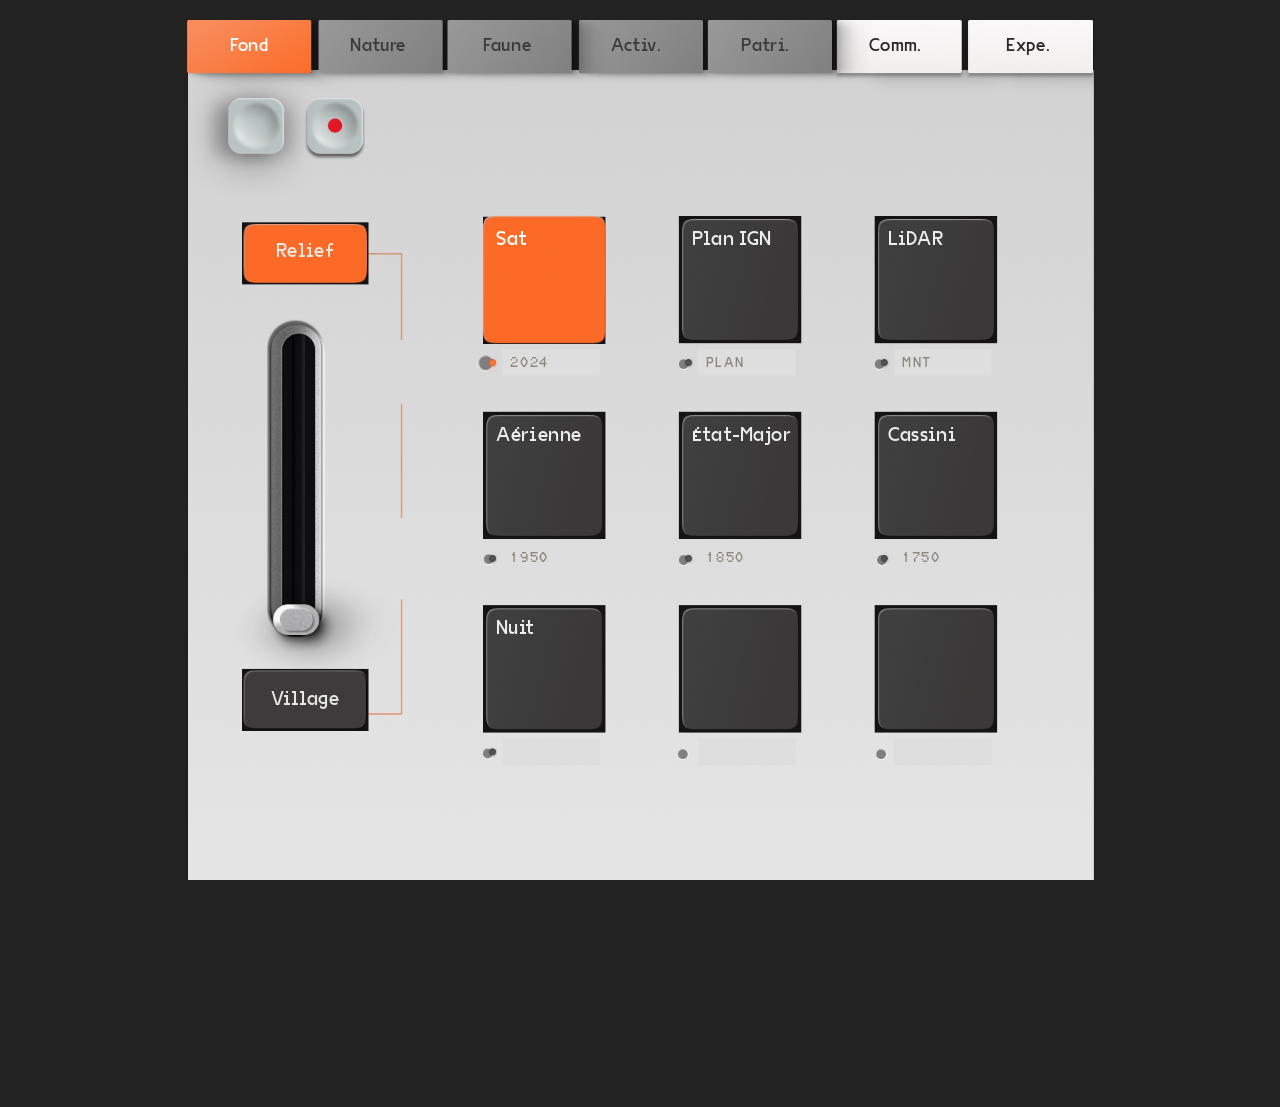
<file: panel-fond-live.html>
<!doctype html>
<html lang="fr">
<head>
<meta charset="utf-8">
<meta name="viewport" content="width=device-width, initial-scale=1">
<title>panel_fond — moteur data-driven (plaque + overlay vivant)</title>
<style>
  @font-face {
    font-family: 'VG5000';
    src: url('fonts/VG5000-Regular_web.ttf') format('truetype'),
         url('https://cdn.velvetyne.fr/fonts/vg5000/VG5000-Regular.woff2') format('woff2');
    font-display: swap;
  }
  body { margin:0; background:#222; display:flex; justify-content:center; align-items:flex-start; padding:20px; }

  /* Panneau = plaque Figma neutre en fond. Coordonnées en px espace-plaque (1125×1067). */
  .panel {
    position: relative;
    width: 1125px; height: 1067px;
    background: url('assets/ui/panel-fond-plate.png') 0 0 / 1125px 1067px no-repeat;
    font-family: 'VG5000', monospace;
    /* tient dans la fenêtre sans changer l'espace de coords */
    transform: scale(var(--s, 1)); transform-origin: top center;
  }

  /* Sprite d'état posé sur la touche active (par-dessus la plaque sombre) */
  .key-on {
    position:absolute; width:152px; height:158px;
    background: url('assets/ui/key-orange.png') center/100% 100% no-repeat;
    pointer-events:none;
  }
  .led {
    position:absolute; width:20px; height:20px;
    background: url('assets/ui/led-off.png') center/contain no-repeat;
    pointer-events:none;
  }
  .led.on { background-image: url('assets/ui/led-on.png'); }

  .klabel { position:absolute; font-size:25px; color:#ededed; letter-spacing:.01em; pointer-events:none; }
  .klabel.on { color:#fff; }
  .ksub   { position:absolute; font-size:17px; color:#8a877c; text-transform:uppercase; letter-spacing:.12em; transform:translateY(-50%); pointer-events:none; }

  /* Zone cliquable transparente sur chaque touche */
  .hit { position:absolute; width:152px; height:158px; background:transparent; border:0; cursor:pointer; padding:0; }
  .hit:active { filter:brightness(1.06); }

  .tab    { position:absolute; font-size:23px; color:#3a3a3a; transform:translate(-50%,-50%); pointer-events:none; }
  .tab.on { color:#fff; }
  .tab.light { color:#2a2a2a; }

  .hk     { position:absolute; font-size:25px; color:#e6e6e2; transform:translate(-50%,-50%); pointer-events:none; }
  .hk.on  { color:#fff; }
</style>
</head>
<body>
  <div class="panel" id="panel"></div>

  <script>
  // ── DESCRIPTEUR (à terme : fond-slots.json + coords auto-extraites) ──────────
  // box = coin haut-gauche touche (152×158) dans l'espace plaque 1125×1067.
  const SLOTS = [
    { id:'sat',        label:'Sat',        sub:'2024', x:367, y:243 },
    { id:'ign',        label:'Plan IGN',   sub:'plan', x:610, y:243 },
    { id:'lidar-only', label:'LiDAR',      sub:'mnt',  x:853, y:243 },
    { id:'aerienne50', label:'Aérienne',   sub:'1950', x:367, y:486 },
    { id:'etatmajor',  label:'État-Major', sub:'1850', x:610, y:486 },
    { id:'cassini',    label:'Cassini',    sub:'1750', x:853, y:486 },
    { id:'nuit',       label:'Nuit',       sub:'',     x:367, y:726 },
  ];
  const TABS = [
    { label:'Fond',   on:true },  { label:'Nature' }, { label:'Faune' },
    { label:'Activ.' }, { label:'Patri.' },
    { label:'Comm.', light:true }, { label:'Expe.', light:true },
  ];
  const TAB_X = [77, 237, 397, 557, 717, 878, 1043], TAB_Y = 32;
  const HALVES = [
    { id:'relief',  label:'Relief',  cx:146, cy:287 },
    { id:'village', label:'Village', cx:146, cy:843 },
  ];

  // état (autonome ici ; dans l'app = state.basemap)
  let selected = 'sat';

  const panel = document.getElementById('panel');
  const el = (cls, css, txt) => { const d=document.createElement('div'); d.className=cls; Object.assign(d.style, css); if(txt!=null) d.textContent=txt; return d; };

  function render() {
    panel.innerHTML = '';
    // onglets
    TABS.forEach((t,i) => panel.appendChild(el(
      'tab' + (t.on?' on':'') + (t.light?' light':''),
      { left:TAB_X[i]+'px', top:TAB_Y+'px' }, t.label)));
    // demi-keys
    HALVES.forEach(h => panel.appendChild(el('hk', { left:h.cx+'px', top:h.cy+'px' }, h.label)));
    // touches
    SLOTS.forEach(s => {
      const on = s.id === selected;
      if (on) panel.appendChild(el('key-on', { left:s.x+'px', top:s.y+'px' }));
      panel.appendChild(el('klabel'+(on?' on':''), { left:(s.x+16)+'px', top:(s.y+14)+'px' }, s.label));
      panel.appendChild(el('led'+(on?' on':''), { left:(s.x+2)+'px', top:(s.y+172)+'px' }));
      if (s.sub) panel.appendChild(el('ksub', { left:(s.x+34)+'px', top:(s.y+182)+'px' }, s.sub));
      const hit = el('hit', { left:s.x+'px', top:s.y+'px' });
      hit.title = s.label;
      hit.onclick = () => { selected = s.id; render(); /* app: setBasemap(s.id) */ };
      panel.appendChild(hit);
    });
  }
  render();

  // scale-to-fit vertical
  const fit = () => document.querySelector('.panel').style.setProperty('--s',
    Math.min(1, (window.innerHeight - 40) / 1067).toFixed(3));
  addEventListener('resize', fit); fit();
  </script>
</body>
</html>
</file>
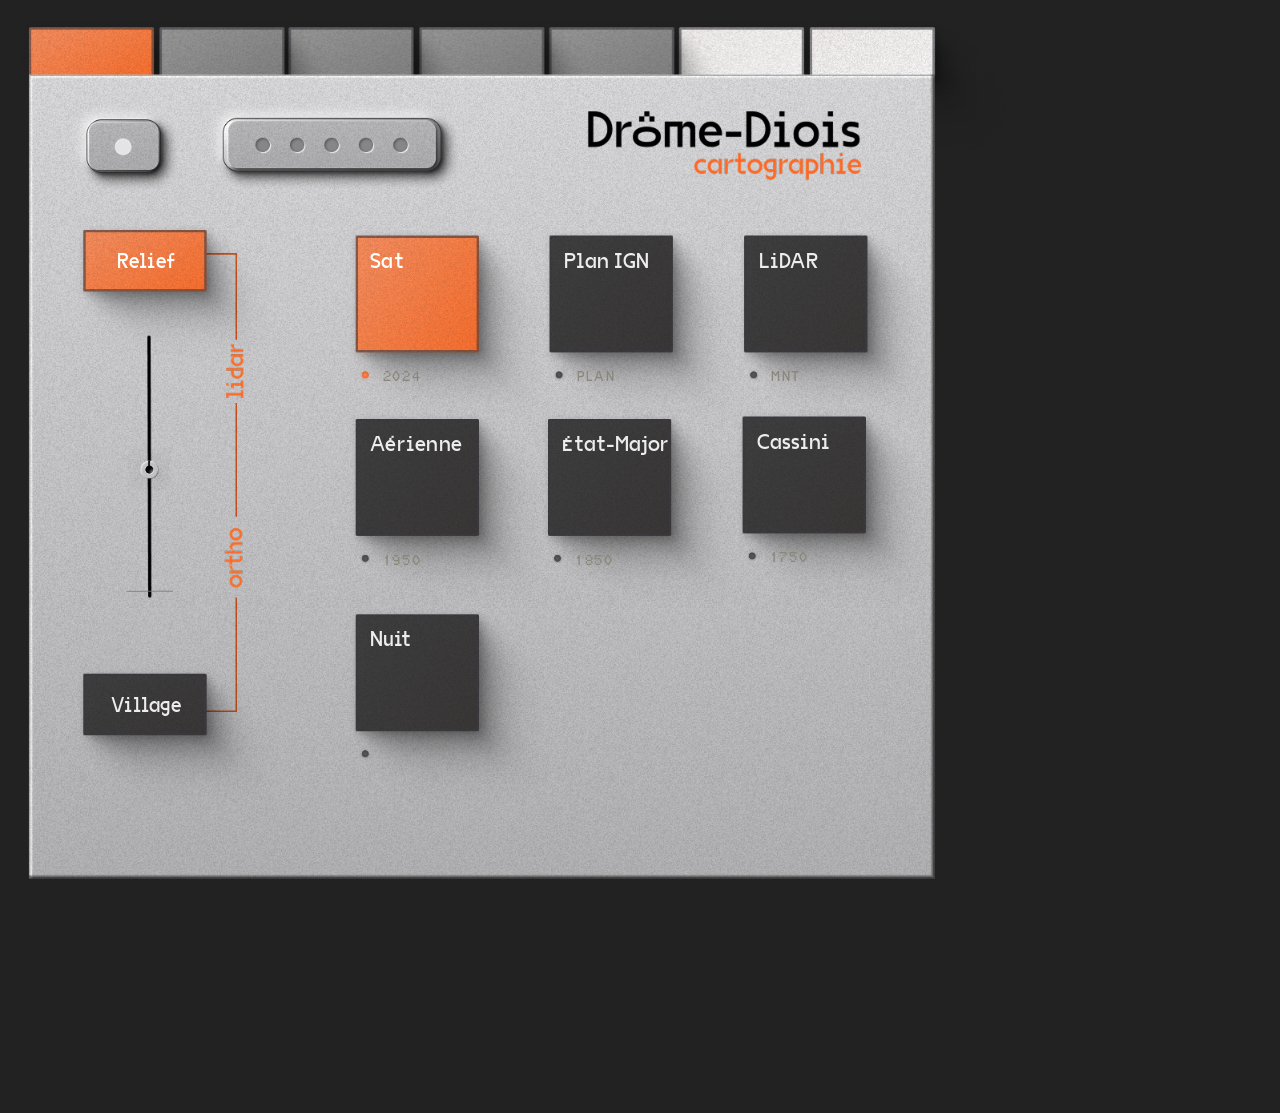
<file: panel-fond-v4.html>
<!doctype html>
<html lang="fr">
<head>
<meta charset="utf-8">
<meta name="viewport" content="width=device-width, initial-scale=1">
<title>panel_fond v4 — plaque nue + boutons sprite</title>
<style>
  @font-face {
    font-family: 'VG5000';
    src: url('fonts/VG5000-Regular_web.ttf') format('truetype'),
         url('https://cdn.velvetyne.fr/fonts/vg5000/VG5000-Regular.woff2') format('woff2');
    font-display: swap;
  }
  body { margin:0; background:#222; padding:20px; box-sizing:border-box; font-family:'VG5000',monospace; }
  .panel {
    position: relative; width: 1244px; height: 1073px;
    background: url('assets/ui/panel-fond-v4-plate.png') 0 0 / 1244px 1073px no-repeat;
    transform: scale(var(--s, 1)); transform-origin: top left;
  }
  .v4btn { font-family:'VG5000',monospace; }
  /* LED + info sous chaque touche (ne s'enfoncent pas) */
  .led { position:absolute; width:20px; height:20px;
    background:url('assets/ui/led-off.png') center/contain no-repeat; pointer-events:none; }
  .led.on { background-image:url('assets/ui/led-on.png'); }
  .ksub { position:absolute; font-size:17px; color:#8a877c; text-transform:uppercase;
    letter-spacing:.12em; pointer-events:none; }
  #rknoll { position:absolute; width:52px; height:52px; background:url('assets/ui/knoll.png') center/contain no-repeat;
    cursor:grab; transform:translate(-50%,-50%); } #rknoll:active{cursor:grabbing;}
</style>
</head>
<body>
  <div class="panel" id="panel"></div>
  <script src="buttons-v4.js"></script>
  <script>
  // grille 7 basemaps — x,y = coin haut-gauche de la FACE (touche ~157×150).
  const SLOTS = [
    { id:'sat',        label:'Sat',        sub:'2024', x:419, y:269 },
    { id:'ign',        label:'Plan IGN',   sub:'plan', x:661, y:269 },
    { id:'lidar-only', label:'LiDAR',      sub:'mnt',  x:904, y:269 },
    { id:'aerienne50', label:'Aérienne',   sub:'1950', x:419, y:498 },
    { id:'etatmajor',  label:'État-Major', sub:'1850', x:659, y:498 },
    { id:'cassini',    label:'Cassini',    sub:'1750', x:902, y:495 },
    { id:'nuit',       label:'Nuit',       sub:'',     x:419, y:742 },
  ];
  // demi-keys (toggle) — x,y = coin haut-gauche face (small_button ~157×81)
  const HALVES = [
    { id:'relief',  label:'Relief',  x:79, y:262, on:true },
    { id:'village', label:'Village', x:79, y:816, on:false },
  ];
  let selected = 'sat';
  // slider vertical relief : track x161, y 400(haut/lidar)→721(bas/ortho)
  const RTRACK={x:161,y0:400,y1:721}; let reliefVal=50;
  const panel = document.getElementById('panel');
  const el=(c,s,t)=>{const d=document.createElement('div');d.className=c;Object.assign(d.style,s);if(t!=null)d.textContent=t;return d;};
  function reliefY(){ return RTRACK.y1 - reliefVal/100*(RTRACK.y1-RTRACK.y0); }
  function bindRelief(k){
    const set=e=>{const r=panel.getBoundingClientRect(),s=+(panel.style.getPropertyValue('--s')||1);
      const y=(e.clientY-r.top)/s; reliefVal=Math.max(0,Math.min(100,Math.round((RTRACK.y1-y)/(RTRACK.y1-RTRACK.y0)*100))); render();};
    k.onpointerdown=e=>{k.setPointerCapture(e.pointerId);const mv=ev=>set(ev),up=()=>{k.removeEventListener('pointermove',mv);k.removeEventListener('pointerup',up);};k.addEventListener('pointermove',mv);k.addEventListener('pointerup',up);set(e);};
  }
  function render(){
    panel.innerHTML='';
    // top-bar : pill min/max + recherche (sprites)
    makeButton(panel,{type:'minmax',x:79,y:120});
    makeButton(panel,{type:'search',x:249,y:118});
    // knoll slider relief
    const k=el('',{left:RTRACK.x+'px',top:reliefY()+'px'}); k.id='rknoll'; panel.appendChild(k); bindRelief(k);
    // demi-keys (toggle) en sprite
    HALVES.forEach(h=>makeButton(panel,{type:'half',x:h.x,y:h.y,label:h.label,on:h.on,
      onClick:()=>{h.on=!h.on;render();}}));
    // touches (single-select) en sprite + LED/info dessous
    SLOTS.forEach(s=>{
      const on=s.id===selected;
      makeButton(panel,{type:'key',x:s.x,y:s.y,label:s.label,on,onClick:()=>{selected=s.id;render();}});
      panel.appendChild(el('led'+(on?' on':''),{left:(s.x+2)+'px',top:(s.y+164)+'px'}));
      if(s.sub) panel.appendChild(el('ksub',{left:(s.x+34)+'px',top:(s.y+167)+'px'},s.sub));
    });
  }
  render();
  const fit=()=>panel.style.setProperty('--s',
    Math.min(1,(window.innerWidth-40)/1244,(window.innerHeight-40)/1073).toFixed(3));
  addEventListener('resize',fit);fit();
  </script>
</body>
</html>
</file>
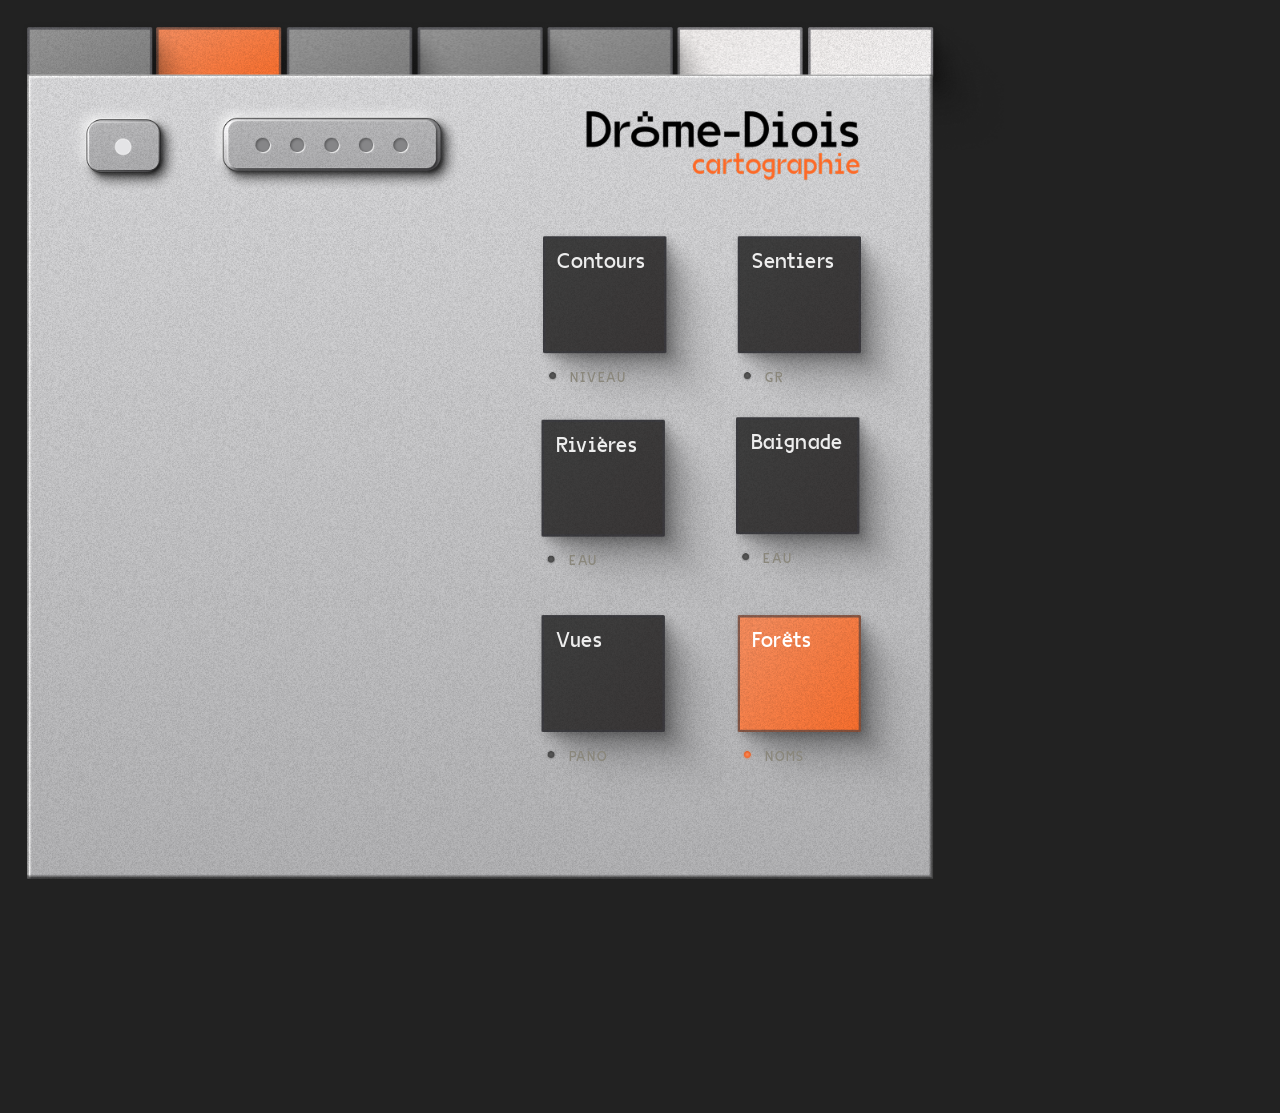
<file: panel-nature-v4.html>
<!doctype html><html lang="fr"><head><meta charset="utf-8">
<meta name="viewport" content="width=device-width, initial-scale=1">
<title>panel_nature v4</title></head><body>
<script>
window.PANEL = {
  plate: 'assets/ui/panel-nature-v4-plate.png', w: 1242, h: 1073, mode: 'toggle',
  // 6 touches justifiées à droite : 2 colonnes (x653/896) × 3 lignes (270/499/743)
  slots: [
    { id:'contours',  label:'Contours', sub:'niveau', x:653, y:270 },
    { id:'sentiers',  label:'Sentiers', sub:'GR',     x:896, y:270 },
    { id:'rivieres',  label:'Rivières', sub:'eau',    x:651, y:499 },
    { id:'baignade',  label:'Baignade', sub:'eau',    x:894, y:496 },
    { id:'viewpoints',label:'Vues',     sub:'pano',   x:651, y:743 },
    { id:'forets',    label:'Forêts',   sub:'noms',   x:896, y:743, on:true },
  ],
};
</script>
<script src="buttons-v4.js"></script><script src="panel-v4.js"></script>
</body></html>
</file>
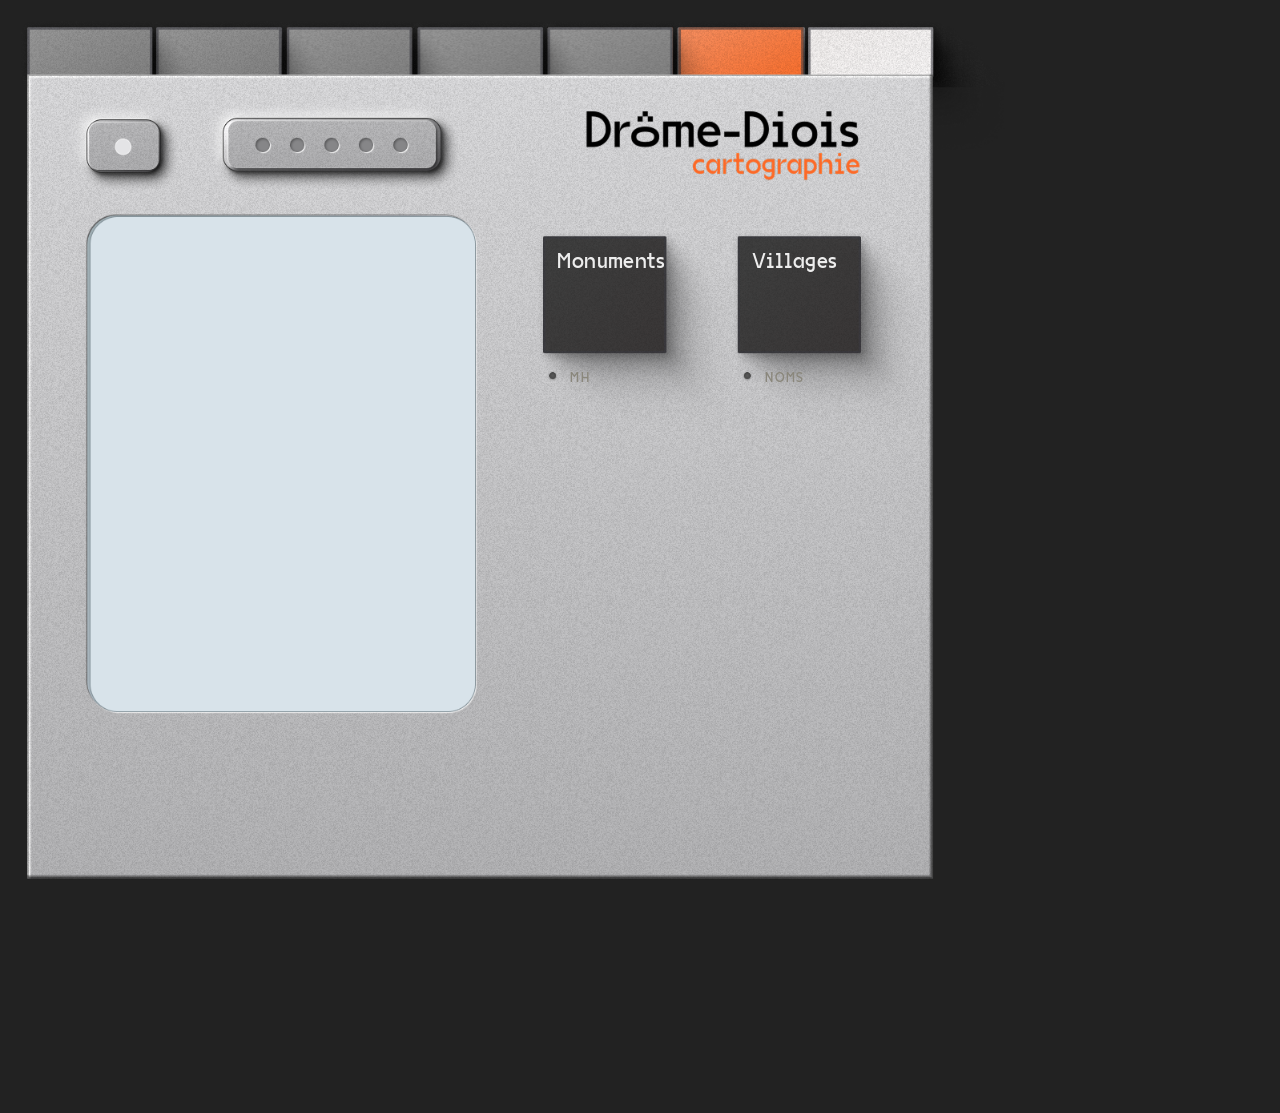
<file: panel-patri-v4.html>
<!doctype html><html lang="fr"><head><meta charset="utf-8"><meta name="viewport" content="width=device-width, initial-scale=1"><title>panel_patri v4</title></head><body>
<script>window.PANEL={plate:'assets/ui/panel-patri-v4-plate.png',w:1242,h:1073,mode:'toggle',slots:[
 {id:'monuments',label:'Monuments',sub:'MH',  x:653,y:270},
 {id:'villages', label:'Villages', sub:'noms',x:896,y:270},
]};</script><script src="buttons-v4.js"></script><script src="panel-v4.js"></script></body></html>
</file>
<file: ui-kit.css>
/* ============================================================================
   ui-kit.css — design system EP-133 (K.O. II) pour Drôme Map
   RÈGLE D'OR : zéro matière dessinée en CSS. Chaque composant = son sprite PNG
   depuis assets/ui/. Le seul dessin CSS autorisé = la trace orange (#c05f24)
   reliant les half-keys, et le texte silkscreen.
   Une fois validé : READ-ONLY. Les features utilisent ces classes, ne les
   modifient jamais.
   ============================================================================ */

:root {
  --ui-orange: #c05f24;
  --ui-silk:   #b7b7b7;   /* texte silkscreen sur plaque */
  --ui-label:  #1a1a1a;   /* label sombre sur touche crème/orange */

  --key:      64px;       /* largeur de référence d'une touche */
  --tab-w:    88px;
  --tab-h:    40px;
  --led:      12px;

  --silk-font: 'VG5000', ui-monospace, monospace;
}

/* Tout sprite : appliqué en background, jamais de matière CSS ---------------- */
.key, .half-key, .ptab, .fader, .fader__cap, .knob, .led,
.panel-btn {
  background-repeat: no-repeat;
  background-position: center;
  background-size: contain;
  border: 0;
  padding: 0;
  -webkit-appearance: none;
  appearance: none;
  cursor: pointer;
  position: relative;
  font-family: var(--silk-font);
}

/* ---- Silkscreen : texte live posé sur les sprites ------------------------- */
.silk {
  font-family: var(--silk-font);
  font-size: 9px;
  line-height: 1;
  text-transform: uppercase;
  letter-spacing: .13em;
  color: var(--ui-silk);
}

/* ============================ .key (touche pleine) ========================= */
.key {
  width: var(--key);
  aspect-ratio: 144 / 150;
  background-image: url('assets/ui/key.png');
  display: grid;
  place-items: start;                 /* label ancré en haut-gauche (style EP) */
  padding: 12% 0 0 14%;
  box-sizing: border-box;
}
.key--orange { background-image: url('assets/ui/key-orange.png'); }

/* label vivant, justifié à gauche en haut de la touche */
.key__label {
  font-family: var(--silk-font);
  font-size: 11px;
  letter-spacing: .04em;
  color: #e8e8e8;
  text-align: left;
  pointer-events: none;
}
.key--orange .key__label { color: #fff; }

/* état pressé : pas de sprite dédié → micro-enfoncement (fallback autorisé) */
.key:active,
.key.pressed { transform: translateY(1px); filter: brightness(1.08); }

/* ---- LED + sous-label sous le coin bas-gauche de la touche ---------------- */
.key-slot { display: inline-flex; flex-direction: column; align-items: flex-start; gap: 5px; }
.key-foot { display: inline-flex; align-items: center; gap: 5px; padding-left: 3px; }

.led {
  width: var(--led);
  height: var(--led);
  aspect-ratio: 1;
  background-image: url('assets/ui/led-off.png');
}
.led.on { background-image: url('assets/ui/led-on.png'); }

/* ============================ .half-key =================================== */
.half-key {
  width: calc(var(--key) * 1.55);
  aspect-ratio: 153 / 73;
  background-image: url('assets/ui/half-key.png');
  display: grid;
  place-items: center;
}
.half-key--orange { background-image: url('assets/ui/half-key-orange.png'); }
.half-key:active,
.half-key.pressed { transform: translateY(1px); filter: brightness(1.08); }

/* ============================ .ptab (onglet) ============================== */
.ptab {
  width: var(--tab-w);
  height: var(--tab-h);
  background-image: url('assets/ui/tab.png');
  display: grid;
  place-items: center;                 /* texte onglet centré */
}
.ptab--cream  { background-image: url('assets/ui/tab-cream.png'); }
.ptab--orange { background-image: url('assets/ui/tab-orange.png'); }
.ptab .silk { color: #3a3a3a; text-align: center; }
.ptab--orange .silk { color: #fff; }

/* ============================ .fader ====================================== */
/* piste verticale + cap métal qui coulisse dessus */
.fader {
  width: calc(var(--key) * .8);
  height: calc(var(--key) * 4.2);
  background-image: url('assets/ui/fader-track.png');
  background-size: auto 100%;
}
.fader__cap {
  position: absolute;
  left: 50%;
  transform: translateX(-50%);
  width: 145%;                 /* disque seul (sprite recadré), centré sur la piste */
  aspect-ratio: 1;
  background-image: url('assets/ui/fader-cap.png');
  /* la position verticale (top) est pilotée par JS selon la valeur */
}

/* ============================ .knob (potard azimut) ======================= */
.knob {
  width: calc(var(--key) * 2.4);
  aspect-ratio: 1;
  background-image: url('assets/ui/knob.png');
  /* rotation pilotée par JS : transform: rotate(Ndeg) sur un enfant indicateur */
}

/* ============================ panneau min/max ============================= */
.panel-btn { width: 30px; height: 30px; }
.panel-btn--min { background-image: url('assets/ui/minimise.png'); }
.panel-btn--max { background-image: url('assets/ui/maximise.png'); }

/* ============================ trace orange (SEUL dessin CSS) =============== */
.trace {
  position: absolute;
  background: var(--ui-orange);
}
.trace--v { width: 2px; }
.trace--h { height: 2px; }
</file>
